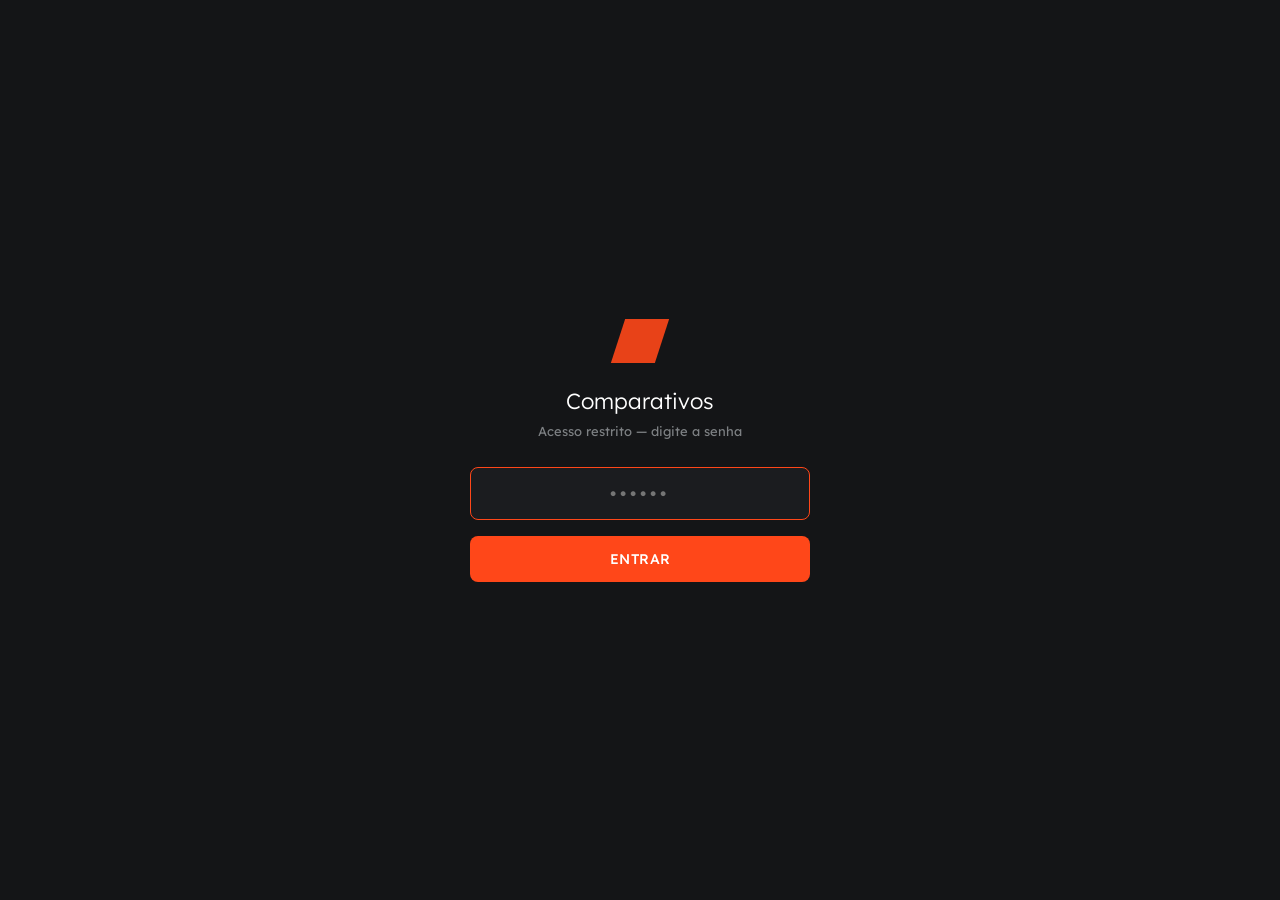
<file: index.html>
<!DOCTYPE html>
<html lang="pt-BR">
<head>
<meta charset="UTF-8">
<meta name="viewport" content="width=device-width, initial-scale=1.0">
<title>Comparativos — Qive</title>
<link href="https://fonts.googleapis.com/css2?family=Lexend:wght@200;300;400;500;700&display=swap" rel="stylesheet">
<link rel="stylesheet" href="assets/auth.css">
<script src="assets/auth.js" defer></script>

<style>
  * { margin:0; padding:0; box-sizing:border-box; }
  body { background:#141517; color:#E6E7EA; font-family:'Lexend', Arial, Helvetica, sans-serif; min-height:100vh; }
  .header { position:relative; padding:56px 40px 40px; overflow:hidden; border-bottom:1px solid #2C2D30; }
  .header-accent { position:absolute; top:0; right:0; height:100%; opacity:0.9; }
  .kicker { font-weight:500; font-size:13px; letter-spacing:2px; text-transform:uppercase; color:#FB653D; margin-bottom:12px; }
  h1 { font-weight:300; font-size:36px; color:#FFFFFF; position:relative; z-index:1; }
  .subtitle { font-weight:400; font-size:15px; color:#9A9DA1; margin-top:10px; max-width:520px; position:relative; z-index:1; }
  .back-link { display:inline-block; font-size:13px; color:#7D8083; text-decoration:none; margin-bottom:18px; }
  .back-link:hover { color:#FB653D; }
  .container { max-width:960px; margin:0 auto; padding:32px 40px 80px; }
  .list { border-top:1px solid #2C2D30; }
  .row { display:flex; align-items:center; gap:24px; padding:22px 8px; border-bottom:1px solid #2C2D30; text-decoration:none; color:inherit; transition:background 0.15s ease; }
  .row:hover { background:#1B1C1F; }
  .row-tail { flex-shrink:0; width:4px; height:36px; background:#FF4719; transform:skewX(-18deg); opacity:0.85; }
  .row-main { flex:1; min-width:0; }
  .row-name { font-weight:400; font-size:17px; color:#FFFFFF; margin-bottom:4px; }
  .row-meta { display:flex; gap:16px; font-size:13px; color:#7D8083; }
  .badge { flex-shrink:0; font-weight:500; font-size:12px; letter-spacing:0.5px; text-transform:uppercase; padding:6px 14px; border-radius:20px; background:#F3F4F8; color:#141517; white-space:nowrap; }
  .date { flex-shrink:0; font-weight:400; font-size:13px; color:#B2B4B6; width:90px; text-align:right; }
  .arrow { flex-shrink:0; color:#63666A; font-size:18px; }
  .empty-note { padding:40px 8px; color:#63666A; font-size:14px; font-style:italic; }
  @media (max-width:640px) {
    .header{padding:40px 20px 28px;} .container{padding:24px 20px 60px;} h1{font-size:28px;}
    .row{flex-wrap:wrap; gap:8px 16px;} .row-meta{flex-wrap:wrap;} .date{width:auto; text-align:left; order:3;}
  }
</style>
</head>
<body>

<div class="header">
  <svg class="header-accent" width="220" height="100%" viewBox="0 0 220 300" preserveAspectRatio="xMidYMid slice" xmlns="http://www.w3.org/2000/svg">
    <polygon points="120,0 190,0 100,300 30,300" fill="#FF4719" opacity="0.12"/>
    <polygon points="170,60 220,60 140,300 90,300" fill="#FF4719" opacity="0.08"/>
  </svg>
  <div class="kicker">Growth Marketing · Qive</div>
  <h1>Comparativos</h1>
  <p class="subtitle">Análises de resultados e testes A/B de campanhas.</p>
</div>

<div class="container">
  
  <div class="list">
    <a class="row" href="gtm-grt/index.html">
      <div class="row-tail"></div>
      <div class="row-main">
        <div class="row-name">GTM — Gestão da Reforma Tributária</div>
        <div class="row-meta"><span>2 comparativo(s)</span></div>
      </div>
      <span class="badge">Campanha</span>
      <span class="date">Jul 2026</span>
      <span class="arrow">→</span>
    </a>
  </div>
</div>

</body>
</html>
</file>
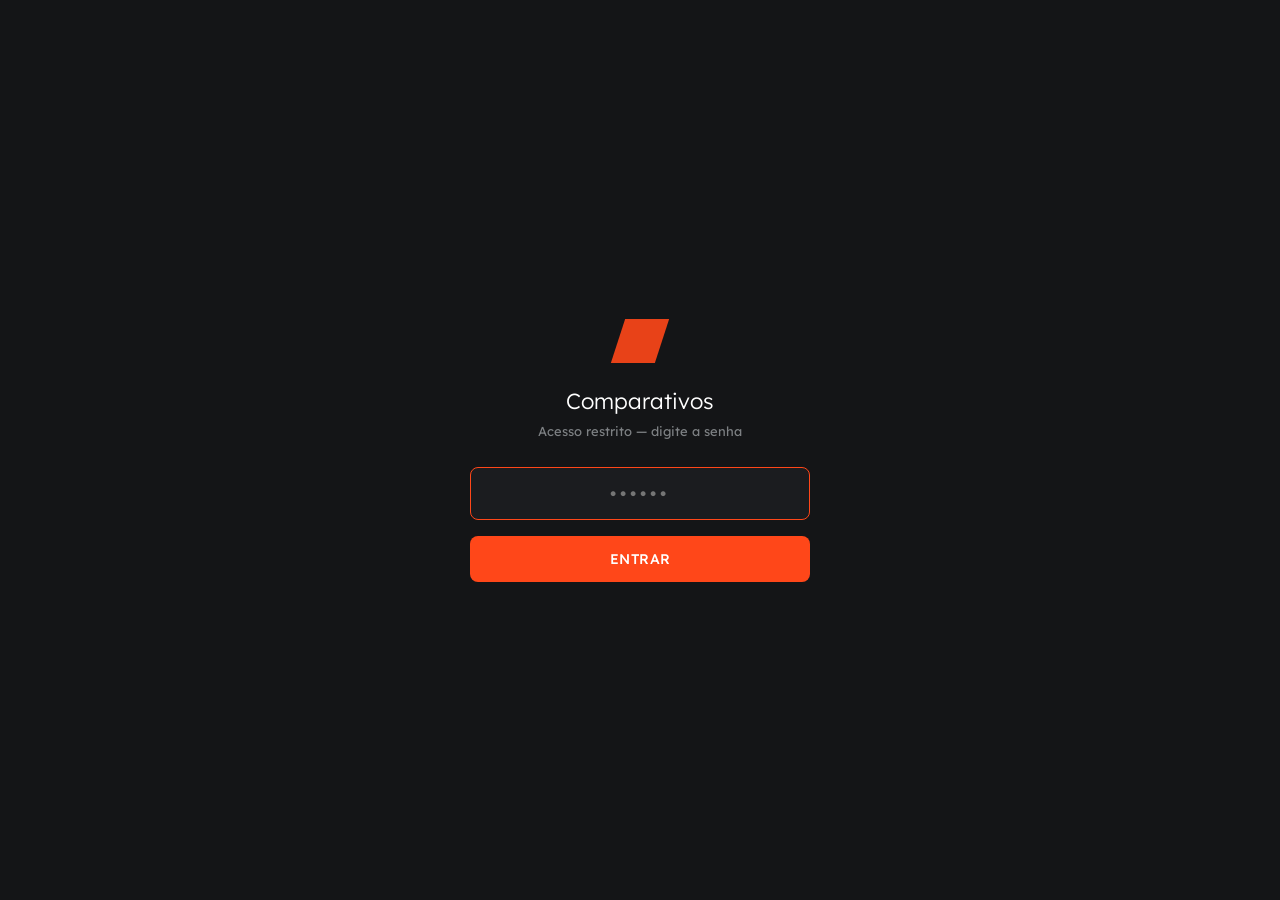
<file: gtm-grt/index.html>
<!DOCTYPE html>
<html lang="pt-BR">
<head>
<meta charset="UTF-8">
<meta name="viewport" content="width=device-width, initial-scale=1.0">
<title>GTM — Gestão da Reforma Tributária — Qive</title>
<link href="https://fonts.googleapis.com/css2?family=Lexend:wght@200;300;400;500;700&display=swap" rel="stylesheet">
<link rel="stylesheet" href="../assets/auth.css">
<script src="../assets/auth.js" defer></script>

<style>
  * { margin:0; padding:0; box-sizing:border-box; }
  body { background:#141517; color:#E6E7EA; font-family:'Lexend', Arial, Helvetica, sans-serif; min-height:100vh; }
  .header { position:relative; padding:56px 40px 40px; overflow:hidden; border-bottom:1px solid #2C2D30; }
  .header-accent { position:absolute; top:0; right:0; height:100%; opacity:0.9; }
  .kicker { font-weight:500; font-size:13px; letter-spacing:2px; text-transform:uppercase; color:#FB653D; margin-bottom:12px; }
  h1 { font-weight:300; font-size:36px; color:#FFFFFF; position:relative; z-index:1; }
  .subtitle { font-weight:400; font-size:15px; color:#9A9DA1; margin-top:10px; max-width:520px; position:relative; z-index:1; }
  .back-link { display:inline-block; font-size:13px; color:#7D8083; text-decoration:none; margin-bottom:18px; }
  .back-link:hover { color:#FB653D; }
  .container { max-width:960px; margin:0 auto; padding:32px 40px 80px; }
  .list { border-top:1px solid #2C2D30; }
  .row { display:flex; align-items:center; gap:24px; padding:22px 8px; border-bottom:1px solid #2C2D30; text-decoration:none; color:inherit; transition:background 0.15s ease; }
  .row:hover { background:#1B1C1F; }
  .row-tail { flex-shrink:0; width:4px; height:36px; background:#FF4719; transform:skewX(-18deg); opacity:0.85; }
  .row-main { flex:1; min-width:0; }
  .row-name { font-weight:400; font-size:17px; color:#FFFFFF; margin-bottom:4px; }
  .row-meta { display:flex; gap:16px; font-size:13px; color:#7D8083; }
  .badge { flex-shrink:0; font-weight:500; font-size:12px; letter-spacing:0.5px; text-transform:uppercase; padding:6px 14px; border-radius:20px; background:#F3F4F8; color:#141517; white-space:nowrap; }
  .date { flex-shrink:0; font-weight:400; font-size:13px; color:#B2B4B6; width:90px; text-align:right; }
  .arrow { flex-shrink:0; color:#63666A; font-size:18px; }
  .empty-note { padding:40px 8px; color:#63666A; font-size:14px; font-style:italic; }
  @media (max-width:640px) {
    .header{padding:40px 20px 28px;} .container{padding:24px 20px 60px;} h1{font-size:28px;}
    .row{flex-wrap:wrap; gap:8px 16px;} .row-meta{flex-wrap:wrap;} .date{width:auto; text-align:left; order:3;}
  }
</style>
</head>
<body>

<div class="header">
  <svg class="header-accent" width="220" height="100%" viewBox="0 0 220 300" preserveAspectRatio="xMidYMid slice" xmlns="http://www.w3.org/2000/svg">
    <polygon points="120,0 190,0 100,300 30,300" fill="#FF4719" opacity="0.12"/>
    <polygon points="170,60 220,60 140,300 90,300" fill="#FF4719" opacity="0.08"/>
  </svg>
  <div class="kicker">Growth Marketing · Qive</div>
  <h1>GTM — Gestão da Reforma Tributária</h1>
  <p class="subtitle">2 comparativo(s) desta campanha.</p>
</div>

<div class="container">
  <a class="back-link" href="../index.html">← Todas as campanhas</a>
  <div class="list">
    <a class="row" href="whatsapp-gtm-grt.html">
      <div class="row-tail"></div>
      <div class="row-main">
        <div class="row-name">WhatsApp GTM - GRT</div>
        <div class="row-meta"><span>Canal: WhatsApp</span></div>
      </div>
      <span class="badge">WhatsApp</span>
      <span class="date">Jul 2026</span>
      <span class="arrow">→</span>
    </a>
    <a class="row" href="e-mail.html">
      <div class="row-tail"></div>
      <div class="row-main">
        <div class="row-name">E-mail GTM - GRT</div>
        <div class="row-meta"><span>Canal: E-mail</span></div>
      </div>
      <span class="badge">E-mail</span>
      <span class="date">Jul 2026</span>
      <span class="arrow">→</span>
    </a>
  </div>
</div>

</body>
</html>
</file>
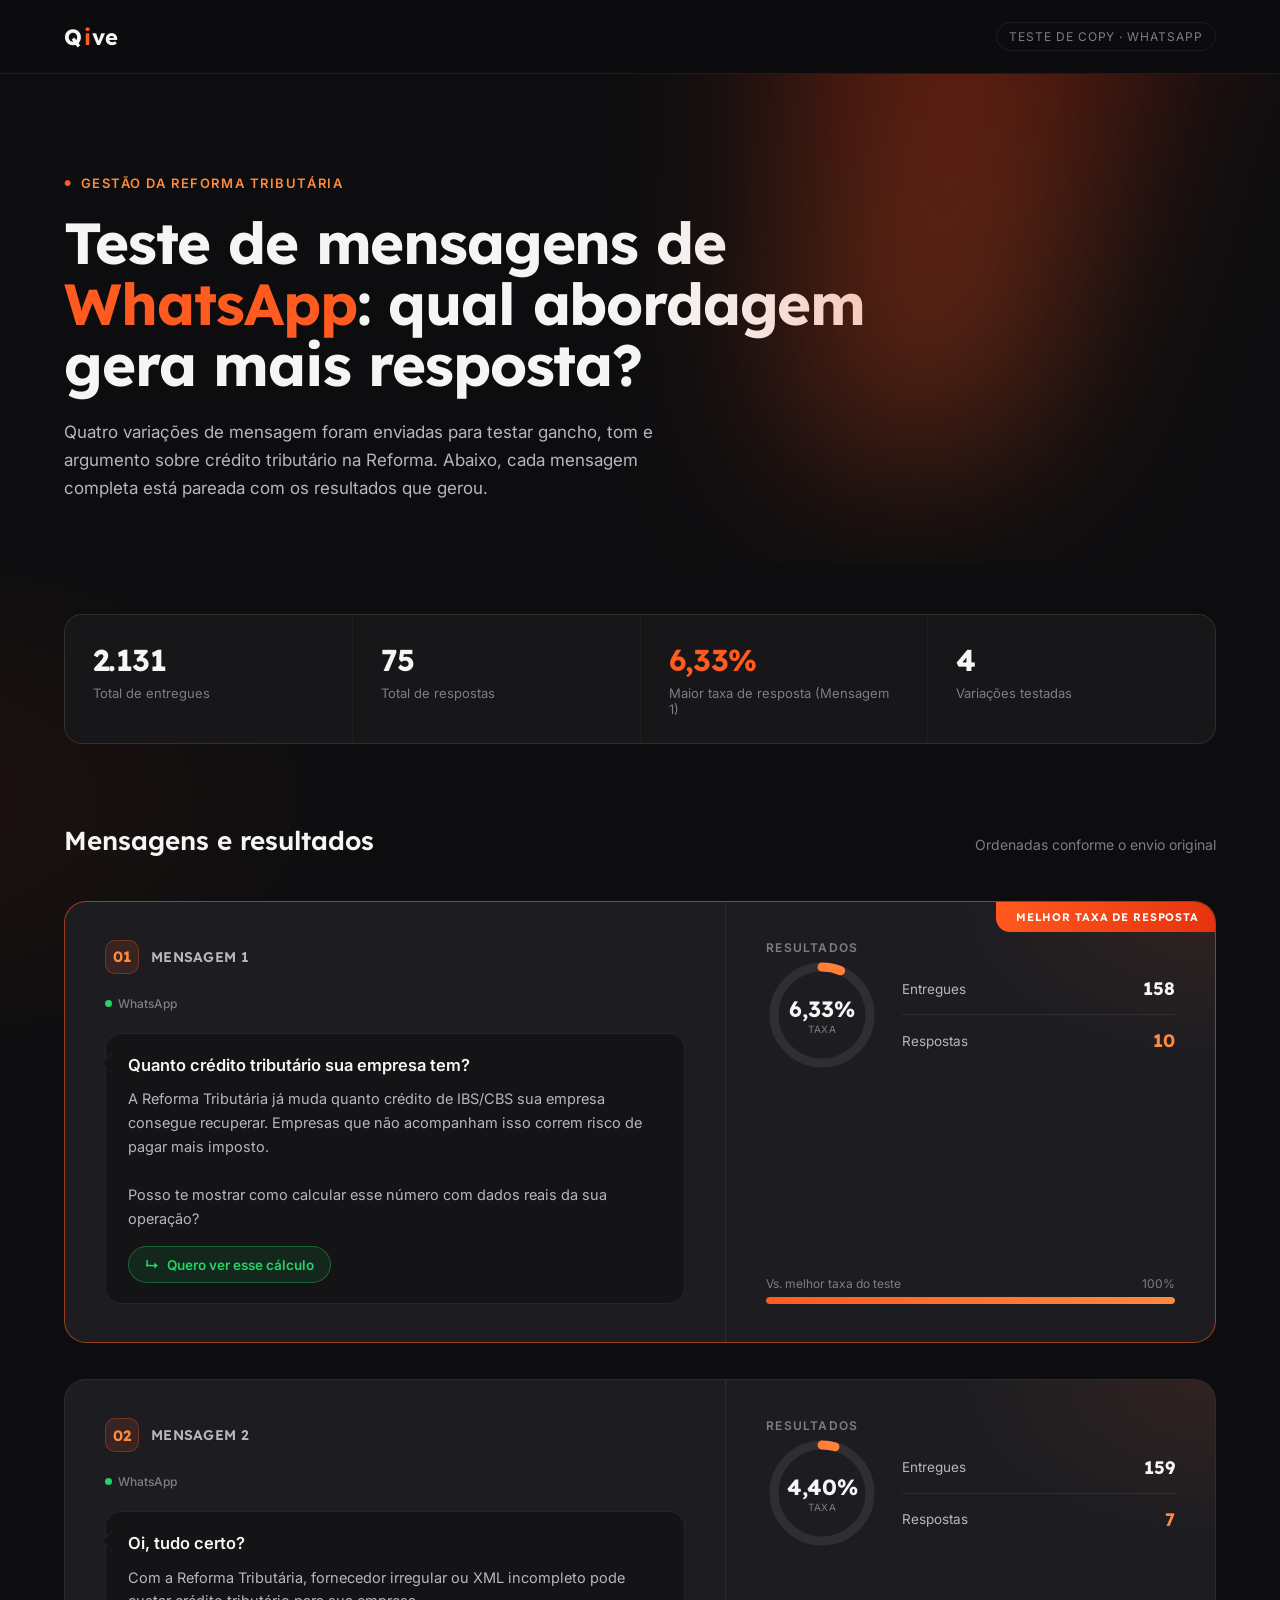
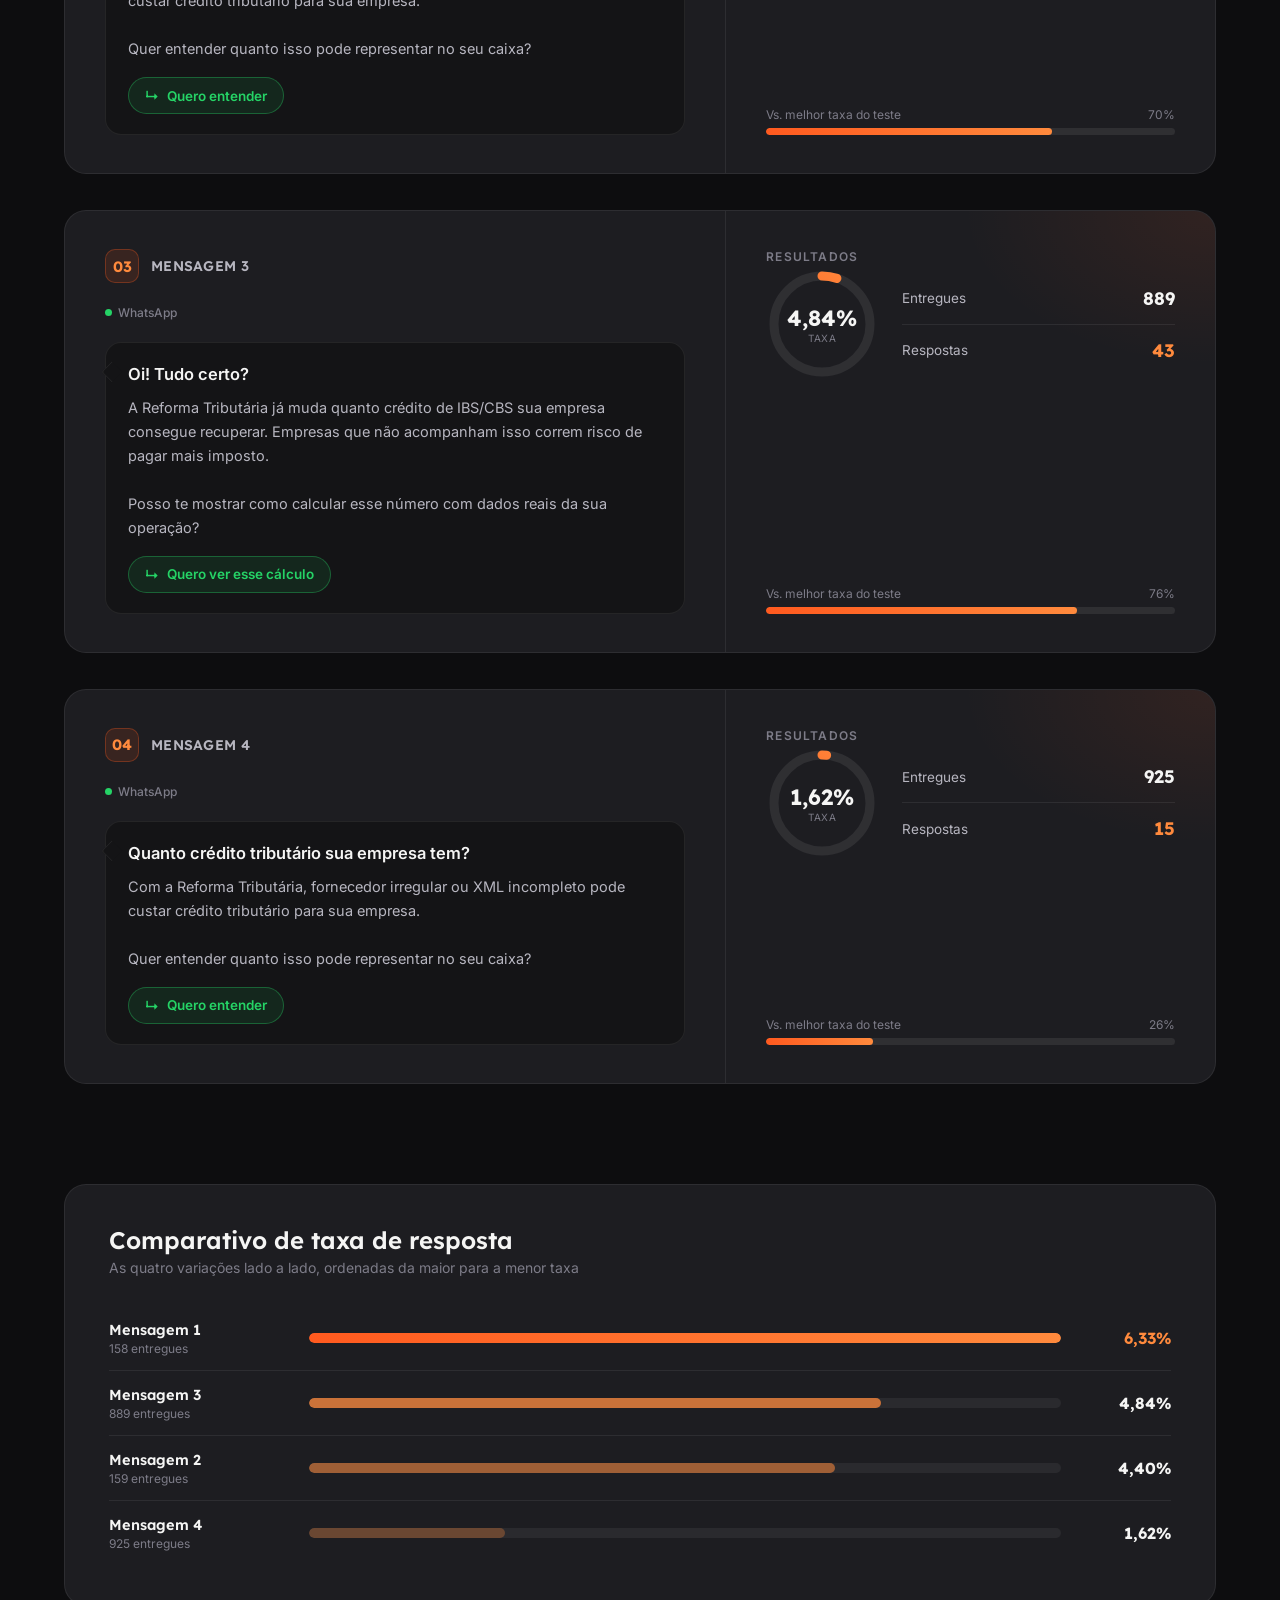
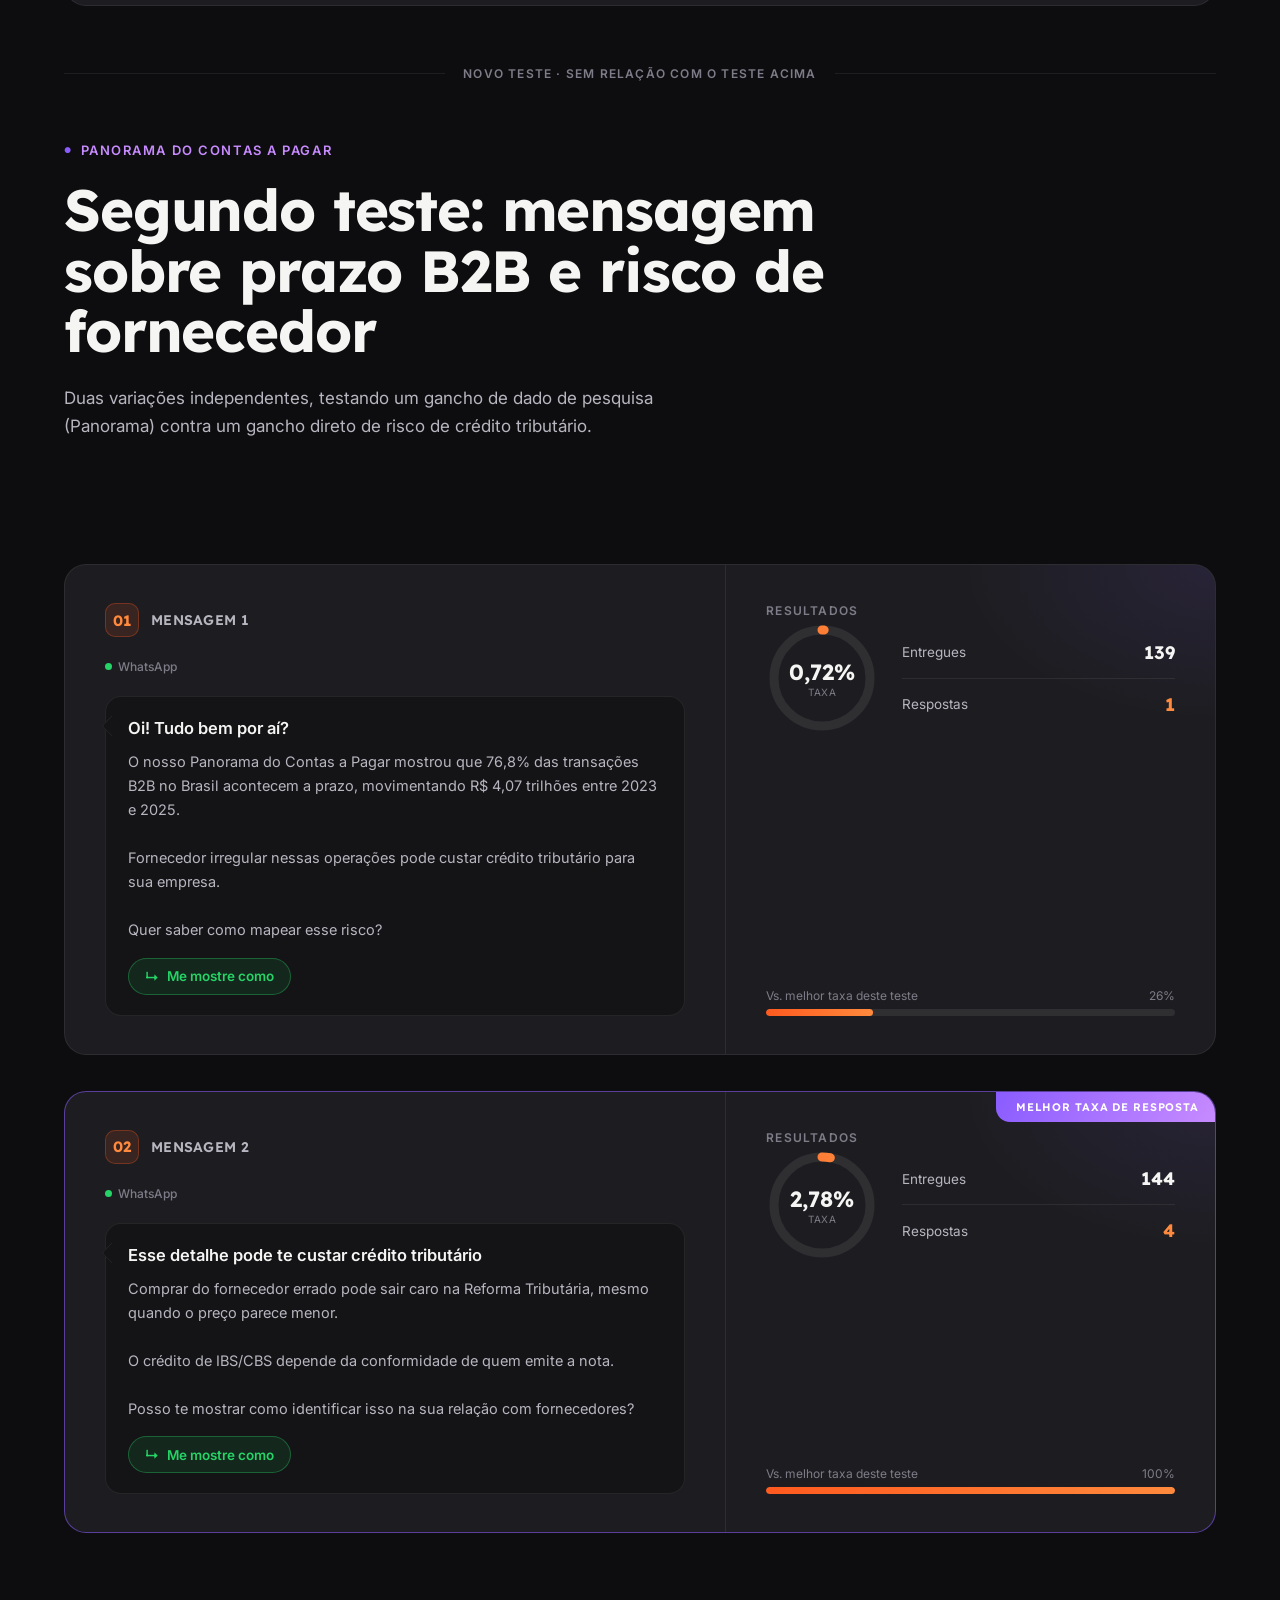
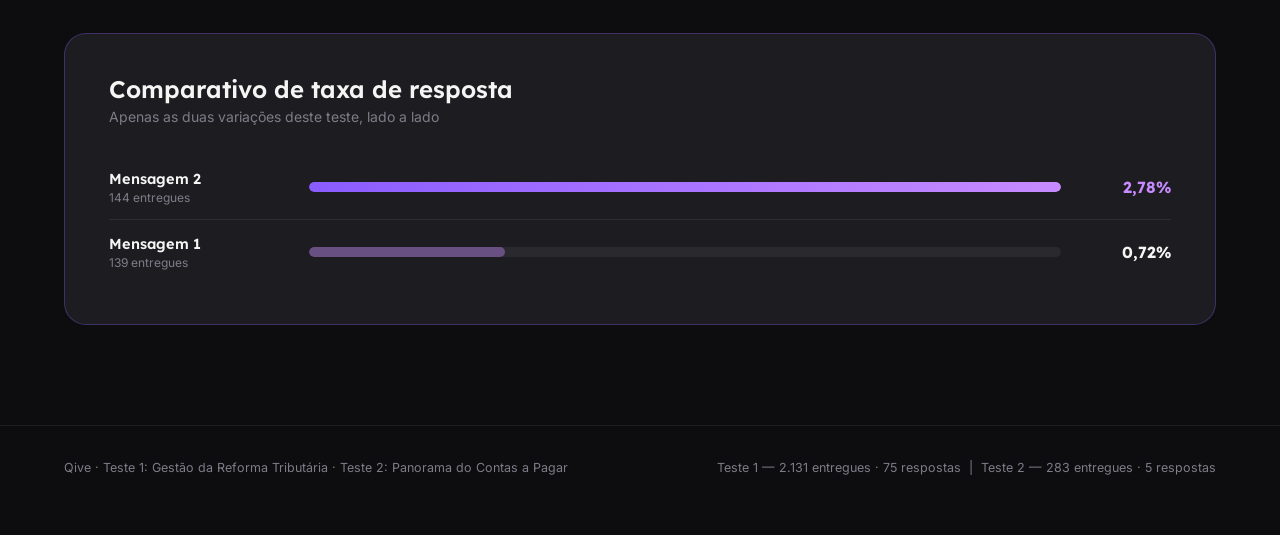
<file: whatsapp-gtm-grt.html>
<!DOCTYPE html>
<html lang="pt-BR">
<head>
<meta charset="UTF-8">
<meta name="viewport" content="width=device-width, initial-scale=1.0">
<title>Qive · Resultados de Mensagens — Gestão da Reforma Tributária</title>
<link rel="preconnect" href="https://fonts.googleapis.com">
<link rel="preconnect" href="https://fonts.gstatic.com" crossorigin>
<link href="https://fonts.googleapis.com/css2?family=Lexend:wght@300;400;500;600;700;800&family=Inter:wght@400;500;600;700&display=swap" rel="stylesheet">
<style>
  :root{
    --bg-0:#0d0d0f;
    --bg-1:#17171a;
    --card:#1d1d21;
    --card-line: rgba(255,255,255,0.07);
    --ink-0:#f5f5f4;
    --ink-1:#b7b6c0;
    --ink-2:#7d7c88;
    --orange-0:#ff5a1f;
    --orange-1:#ff8a3d;
    --red-1:#e6320f;
    --green:#3ddc84;
    --whatsapp:#25d366;
  }
  *{box-sizing:border-box;}
  html{scroll-behavior:smooth;}
  body{
    margin:0;
    background:
      radial-gradient(1100px 600px at 82% -8%, rgba(255,90,31,0.16), transparent 60%),
      radial-gradient(900px 500px at -10% 15%, rgba(255,90,31,0.08), transparent 55%),
      var(--bg-0);
    color:var(--ink-0);
    font-family:'Inter', sans-serif;
    -webkit-font-smoothing:antialiased;
  }
  h1,h2,h3,.display{
    font-family:'Lexend', sans-serif;
  }

  /* ===== top bar ===== */
  .topbar{
    display:flex; align-items:center; justify-content:space-between;
    padding:22px 5vw;
    border-bottom:1px solid var(--card-line);
    background:rgba(13,13,15,0.7);
    backdrop-filter:blur(10px);
    position:sticky; top:0; z-index:20;
  }
  .logo{display:flex; align-items:center; gap:2px; font-family:'Lexend'; font-weight:700; font-size:22px; letter-spacing:-0.02em;}
  .logo .q-dot{color:var(--orange-0);}
  .topbar-tag{
    font-size:12px; color:var(--ink-2); letter-spacing:0.08em; text-transform:uppercase;
    border:1px solid var(--card-line); padding:6px 12px; border-radius:100px;
  }

  /* ===== hero ===== */
  .hero{
    padding:96px 5vw 64px;
    position:relative;
    overflow:hidden;
  }
  .hero::before{
    content:"";
    position:absolute; top:-260px; right:-160px;
    width:640px; height:640px;
    background:conic-gradient(from 200deg, var(--orange-0), var(--red-1) 35%, transparent 60%);
    filter:blur(90px);
    opacity:0.35;
    pointer-events:none;
  }
  .eyebrow{
    display:inline-flex; align-items:center; gap:8px;
    font-size:13px; font-weight:600; color:var(--orange-1);
    text-transform:uppercase; letter-spacing:0.12em;
    margin-bottom:22px;
  }
  .eyebrow::before{content:"●"; font-size:8px; color:var(--orange-0);}
  .hero h1{
    font-size:clamp(34px, 5vw, 58px);
    font-weight:700;
    line-height:1.05;
    letter-spacing:-0.02em;
    max-width:820px;
    margin:0 0 22px;
  }
  .hero h1 em{color:var(--orange-0); font-style:normal;}
  .hero p{
    max-width:620px;
    color:var(--ink-1);
    font-size:17px;
    line-height:1.65;
    margin:0;
  }

  /* ===== summary strip ===== */
  .summary{
    display:grid;
    grid-template-columns:repeat(4,1fr);
    gap:1px;
    background:var(--card-line);
    border:1px solid var(--card-line);
    border-radius:18px;
    overflow:hidden;
    margin:48px 5vw 0;
  }
  .summary .cell{
    background:var(--bg-1);
    padding:26px 28px;
  }
  .summary .cell .num{
    font-family:'Lexend'; font-weight:700; font-size:30px; letter-spacing:-0.02em;
  }
  .summary .cell .num.accent{color:var(--orange-0);}
  .summary .cell .lbl{color:var(--ink-2); font-size:13px; margin-top:6px;}

  /* ===== cards section ===== */
  .cards{
    padding:80px 5vw 100px;
    display:flex; flex-direction:column; gap:36px;
  }
  .section-head{
    display:flex; align-items:baseline; justify-content:space-between;
    margin-bottom:8px; flex-wrap:wrap; gap:10px;
  }
  .section-head h2{font-size:26px; font-weight:600; margin:0;}
  .section-head span{color:var(--ink-2); font-size:14px;}

  .card{
    display:grid;
    grid-template-columns:1.15fr 0.85fr;
    background:var(--card);
    border:1px solid var(--card-line);
    border-radius:22px;
    overflow:hidden;
    position:relative;
  }
  .card.is-best{border-color:rgba(255,90,31,0.55);}
  .card.is-best::after{
    content:"MELHOR TAXA DE RESPOSTA";
    position:absolute; top:0; right:0;
    background:linear-gradient(120deg,var(--orange-0),var(--red-1));
    color:#fff; font-family:'Lexend'; font-weight:600; font-size:11px;
    letter-spacing:0.08em;
    padding:8px 16px 8px 20px;
    border-bottom-left-radius:14px;
  }

  .msg-side{
    padding:38px 40px;
    border-right:1px solid var(--card-line);
    display:flex; flex-direction:column; gap:22px;
  }
  .msg-number{
    display:flex; align-items:center; gap:12px;
  }
  .msg-number .idx{
    font-family:'Lexend'; font-weight:700; font-size:15px;
    width:34px; height:34px; border-radius:10px;
    display:flex; align-items:center; justify-content:center;
    background:rgba(255,90,31,0.12); color:var(--orange-1);
    border:1px solid rgba(255,90,31,0.3);
  }
  .msg-number .name{font-family:'Lexend'; font-weight:600; font-size:14px; color:var(--ink-1); letter-spacing:0.02em; text-transform:uppercase;}

  .bubble{
    background:#141416;
    border:1px solid var(--card-line);
    border-radius:16px;
    padding:20px 22px;
    position:relative;
  }
  .bubble::before{
    content:"";
    position:absolute; left:-1px; top:22px;
    width:14px; height:14px;
    background:#141416;
    border-left:1px solid var(--card-line);
    border-bottom:1px solid var(--card-line);
    transform:rotate(45deg) translateX(-1px);
    border-radius:0 0 0 3px;
  }
  .bubble .headline{
    font-weight:600; font-size:16.5px; line-height:1.4; margin:0 0 10px; color:var(--ink-0);
  }
  .bubble .body{
    font-size:14.5px; line-height:1.65; color:var(--ink-1); margin:0 0 16px; white-space:pre-line;
  }
  .cta-chip{
    display:inline-flex; align-items:center; gap:8px;
    background:rgba(37,211,102,0.1);
    border:1px solid rgba(37,211,102,0.35);
    color:var(--whatsapp);
    font-weight:600; font-size:13.5px;
    padding:9px 16px; border-radius:100px;
  }
  .cta-chip::before{content:"↳"; font-size:14px;}

  .channel-tag{
    display:inline-flex; align-items:center; gap:6px; width:fit-content;
    font-size:12px; color:var(--ink-2); font-weight:500;
  }
  .channel-tag .dot{width:7px; height:7px; border-radius:50%; background:var(--whatsapp);}

  /* ===== results side ===== */
  .results-side{
    padding:38px 40px;
    display:flex; flex-direction:column; justify-content:space-between; gap:24px;
    background:
      radial-gradient(360px 220px at 100% 0%, rgba(255,90,31,0.09), transparent 70%);
  }
  .results-title{font-size:12px; color:var(--ink-2); text-transform:uppercase; letter-spacing:0.1em; font-weight:600; margin:0 0 4px;}

  .gauge-row{
    display:flex; align-items:center; gap:24px;
  }
  .gauge{position:relative; width:112px; height:112px; flex-shrink:0;}
  .gauge svg{transform:rotate(-90deg);}
  .gauge .track{fill:none; stroke:rgba(255,255,255,0.08); stroke-width:9;}
  .gauge .fill{fill:none; stroke-width:9; stroke-linecap:round; stroke:url(#gaugeGradient); transition:stroke-dashoffset 1s ease;}
  .gauge .pct{
    position:absolute; inset:0; display:flex; align-items:center; justify-content:center;
    flex-direction:column;
  }
  .gauge .pct b{font-family:'Lexend'; font-weight:700; font-size:22px;}
  .gauge .pct span{font-size:10px; color:var(--ink-2); letter-spacing:0.04em;}

  .stat-list{display:flex; flex-direction:column; gap:14px; flex:1;}
  .stat-row{
    display:flex; align-items:center; justify-content:space-between;
    padding-bottom:14px; border-bottom:1px solid var(--card-line);
  }
  .stat-row:last-child{border-bottom:none; padding-bottom:0;}
  .stat-row .label{font-size:13.5px; color:var(--ink-1);}
  .stat-row .value{font-family:'Lexend'; font-weight:700; font-size:18px;}
  .stat-row .value.orange{color:var(--orange-1);}

  .rank-bar-wrap{margin-top:4px;}
  .rank-bar-wrap .rlabel{display:flex; justify-content:space-between; font-size:12px; color:var(--ink-2); margin-bottom:6px;}
  .rank-bar{height:7px; border-radius:100px; background:rgba(255,255,255,0.08); overflow:hidden;}
  .rank-bar > div{height:100%; border-radius:100px; background:linear-gradient(90deg,var(--orange-0),var(--orange-1));}

  /* ===== ranking / comparativo ===== */
  .compare{
    padding:0 5vw 100px;
  }
  .compare-card{
    background:var(--card);
    border:1px solid var(--card-line);
    border-radius:22px;
    padding:40px 44px;
  }
  .compare-card h2{font-size:24px; font-weight:600; margin:0 0 4px;}
  .compare-card .sub{color:var(--ink-2); font-size:14px; margin:0 0 30px;}
  .compare-row{
    display:grid;
    grid-template-columns:180px 1fr 90px;
    align-items:center;
    gap:20px;
    padding:14px 0;
    border-bottom:1px solid var(--card-line);
  }
  .compare-row:last-child{border-bottom:none;}
  .compare-row .name{font-family:'Lexend'; font-weight:600; font-size:14.5px; color:var(--ink-0);}
  .compare-row .name small{display:block; font-family:'Inter'; font-weight:400; color:var(--ink-2); font-size:12px; margin-top:2px;}
  .compare-row .track{height:10px; border-radius:100px; background:rgba(255,255,255,0.06); position:relative; overflow:hidden;}
  .compare-row .track > div{position:absolute; left:0; top:0; height:100%; border-radius:100px;}
  .compare-row .value{font-family:'Lexend'; font-weight:700; font-size:16px; text-align:right;}

  /* ===== footer note ===== */
  .foot{
    padding:34px 5vw 60px;
    color:var(--ink-2);
    font-size:12.5px;
    border-top:1px solid var(--card-line);
    display:flex; justify-content:space-between; flex-wrap:wrap; gap:10px;
  }

  /* ===== second, independent test ===== */
  .test-divider{
    display:flex; align-items:center; gap:18px;
    padding:0 5vw; margin:-40px 0 0;
  }
  .test-divider .line{flex:1; height:1px; background:var(--card-line);}
  .test-divider .divider-label{
    font-size:12px; color:var(--ink-2); text-transform:uppercase; letter-spacing:0.1em; font-weight:600;
    white-space:nowrap;
  }

  .hero-2{padding-top:56px; padding-bottom:44px;}
  .hero-2::before{display:none;}
  .h1-2{font-size:clamp(26px, 3.4vw, 36px);}
  .eyebrow-alt{color:#c78bff;}
  .eyebrow-alt::before{color:#8a5cff;}

  .idx-alt{
    background:rgba(138,92,255,0.12); color:#c78bff; border-color:rgba(138,92,255,0.3);
  }
  .fill-alt{stroke:url(#gaugeGradientAlt);}
  .rank-fill-alt{background:linear-gradient(90deg,#8a5cff,#c78bff);}

  .card.is-best-alt{border-color:rgba(138,92,255,0.55);}
  .card.is-best-alt::after{
    content:"MELHOR TAXA DE RESPOSTA";
    position:absolute; top:0; right:0;
    background:linear-gradient(120deg,#8a5cff,#c78bff);
    color:#fff; font-family:'Lexend'; font-weight:600; font-size:11px;
    letter-spacing:0.08em;
    padding:8px 16px 8px 20px;
    border-bottom-left-radius:14px;
  }
  .cards-2 .results-side{
    background:radial-gradient(360px 220px at 100% 0%, rgba(138,92,255,0.10), transparent 70%);
  }
  .compare-card-alt{border-color:rgba(138,92,255,0.3);}

  @media (max-width: 860px){
    .card{grid-template-columns:1fr;}
    .msg-side{border-right:none; border-bottom:1px solid var(--card-line);}
    .summary{grid-template-columns:repeat(2,1fr);}
    .compare-row{grid-template-columns:120px 1fr 70px; gap:12px;}
  }
</style>
</head>
<body>

  <div class="topbar">
    <div class="logo">Q<span class="q-dot">i</span>ve</div>
    <div class="topbar-tag">Teste de Copy · WhatsApp</div>
  </div>

  <section class="hero">
    <div class="eyebrow">Gestão da Reforma Tributária</div>
    <h1>Teste de mensagens de <em>WhatsApp</em>: qual abordagem gera mais resposta?</h1>
    <p>Quatro variações de mensagem foram enviadas para testar gancho, tom e argumento sobre crédito tributário na Reforma. Abaixo, cada mensagem completa está pareada com os resultados que gerou.</p>
  </section>

  <div class="summary">
    <div class="cell">
      <div class="num">2.131</div>
      <div class="lbl">Total de entregues</div>
    </div>
    <div class="cell">
      <div class="num">75</div>
      <div class="lbl">Total de respostas</div>
    </div>
    <div class="cell">
      <div class="num accent">6,33%</div>
      <div class="lbl">Maior taxa de resposta (Mensagem 1)</div>
    </div>
    <div class="cell">
      <div class="num">4</div>
      <div class="lbl">Variações testadas</div>
    </div>
  </div>

  <!-- gradient defs shared by all gauges -->
  <svg width="0" height="0" style="position:absolute">
    <defs>
      <linearGradient id="gaugeGradient" x1="0%" y1="0%" x2="100%" y2="100%">
        <stop offset="0%" stop-color="#ff5a1f"/>
        <stop offset="100%" stop-color="#ff8a3d"/>
      </linearGradient>
      <linearGradient id="gaugeGradientAlt" x1="0%" y1="0%" x2="100%" y2="100%">
        <stop offset="0%" stop-color="#8a5cff"/>
        <stop offset="100%" stop-color="#c78bff"/>
      </linearGradient>
    </defs>
  </svg>

  <section class="cards">

    <div class="section-head">
      <h2>Mensagens e resultados</h2>
      <span>Ordenadas conforme o envio original</span>
    </div>

    <!-- MENSAGEM 1 -->
    <div class="card is-best">
      <div class="msg-side">
        <div class="msg-number">
          <div class="idx">01</div>
          <div class="name">Mensagem 1</div>
        </div>
        <span class="channel-tag"><span class="dot"></span>WhatsApp</span>
        <div class="bubble">
          <p class="headline">Quanto crédito tributário sua empresa tem?</p>
          <p class="body">A Reforma Tributária já muda quanto crédito de IBS/CBS sua empresa consegue recuperar. Empresas que não acompanham isso correm risco de pagar mais imposto.

Posso te mostrar como calcular esse número com dados reais da sua operação?</p>
          <span class="cta-chip">Quero ver esse cálculo</span>
        </div>
      </div>
      <div class="results-side">
        <div>
          <p class="results-title">Resultados</p>
          <div class="gauge-row">
            <div class="gauge">
              <svg width="112" height="112" viewBox="0 0 112 112">
                <circle class="track" cx="56" cy="56" r="48"></circle>
                <circle class="fill" cx="56" cy="56" r="48" stroke-dasharray="301.6" stroke-dashoffset="282.5"></circle>
              </svg>
              <div class="pct"><b>6,33%</b><span>TAXA</span></div>
            </div>
            <div class="stat-list">
              <div class="stat-row"><span class="label">Entregues</span><span class="value">158</span></div>
              <div class="stat-row"><span class="label">Respostas</span><span class="value orange">10</span></div>
            </div>
          </div>
        </div>
        <div class="rank-bar-wrap">
          <div class="rlabel"><span>Vs. melhor taxa do teste</span><span>100%</span></div>
          <div class="rank-bar"><div style="width:100%"></div></div>
        </div>
      </div>
    </div>

    <!-- MENSAGEM 2 -->
    <div class="card">
      <div class="msg-side">
        <div class="msg-number">
          <div class="idx">02</div>
          <div class="name">Mensagem 2</div>
        </div>
        <span class="channel-tag"><span class="dot"></span>WhatsApp</span>
        <div class="bubble">
          <p class="headline">Oi, tudo certo?</p>
          <p class="body">Com a Reforma Tributária, fornecedor irregular ou XML incompleto pode custar crédito tributário para sua empresa.

Quer entender quanto isso pode representar no seu caixa?</p>
          <span class="cta-chip">Quero entender</span>
        </div>
      </div>
      <div class="results-side">
        <div>
          <p class="results-title">Resultados</p>
          <div class="gauge-row">
            <div class="gauge">
              <svg width="112" height="112" viewBox="0 0 112 112">
                <circle class="track" cx="56" cy="56" r="48"></circle>
                <circle class="fill" cx="56" cy="56" r="48" stroke-dasharray="301.6" stroke-dashoffset="288.4"></circle>
              </svg>
              <div class="pct"><b>4,40%</b><span>TAXA</span></div>
            </div>
            <div class="stat-list">
              <div class="stat-row"><span class="label">Entregues</span><span class="value">159</span></div>
              <div class="stat-row"><span class="label">Respostas</span><span class="value orange">7</span></div>
            </div>
          </div>
        </div>
        <div class="rank-bar-wrap">
          <div class="rlabel"><span>Vs. melhor taxa do teste</span><span>70%</span></div>
          <div class="rank-bar"><div style="width:70%"></div></div>
        </div>
      </div>
    </div>

    <!-- MENSAGEM 3 -->
    <div class="card">
      <div class="msg-side">
        <div class="msg-number">
          <div class="idx">03</div>
          <div class="name">Mensagem 3</div>
        </div>
        <span class="channel-tag"><span class="dot"></span>WhatsApp</span>
        <div class="bubble">
          <p class="headline">Oi! Tudo certo?</p>
          <p class="body">A Reforma Tributária já muda quanto crédito de IBS/CBS sua empresa consegue recuperar. Empresas que não acompanham isso correm risco de pagar mais imposto.

Posso te mostrar como calcular esse número com dados reais da sua operação?</p>
          <span class="cta-chip">Quero ver esse cálculo</span>
        </div>
      </div>
      <div class="results-side">
        <div>
          <p class="results-title">Resultados</p>
          <div class="gauge-row">
            <div class="gauge">
              <svg width="112" height="112" viewBox="0 0 112 112">
                <circle class="track" cx="56" cy="56" r="48"></circle>
                <circle class="fill" cx="56" cy="56" r="48" stroke-dasharray="301.6" stroke-dashoffset="286.4"></circle>
              </svg>
              <div class="pct"><b>4,84%</b><span>TAXA</span></div>
            </div>
            <div class="stat-list">
              <div class="stat-row"><span class="label">Entregues</span><span class="value">889</span></div>
              <div class="stat-row"><span class="label">Respostas</span><span class="value orange">43</span></div>
            </div>
          </div>
        </div>
        <div class="rank-bar-wrap">
          <div class="rlabel"><span>Vs. melhor taxa do teste</span><span>76%</span></div>
          <div class="rank-bar"><div style="width:76%"></div></div>
        </div>
      </div>
    </div>

    <!-- MENSAGEM 4 -->
    <div class="card">
      <div class="msg-side">
        <div class="msg-number">
          <div class="idx">04</div>
          <div class="name">Mensagem 4</div>
        </div>
        <span class="channel-tag"><span class="dot"></span>WhatsApp</span>
        <div class="bubble">
          <p class="headline">Quanto crédito tributário sua empresa tem?</p>
          <p class="body">Com a Reforma Tributária, fornecedor irregular ou XML incompleto pode custar crédito tributário para sua empresa.

Quer entender quanto isso pode representar no seu caixa?</p>
          <span class="cta-chip">Quero entender</span>
        </div>
      </div>
      <div class="results-side">
        <div>
          <p class="results-title">Resultados</p>
          <div class="gauge-row">
            <div class="gauge">
              <svg width="112" height="112" viewBox="0 0 112 112">
                <circle class="track" cx="56" cy="56" r="48"></circle>
                <circle class="fill" cx="56" cy="56" r="48" stroke-dasharray="301.6" stroke-dashoffset="296.9"></circle>
              </svg>
              <div class="pct"><b>1,62%</b><span>TAXA</span></div>
            </div>
            <div class="stat-list">
              <div class="stat-row"><span class="label">Entregues</span><span class="value">925</span></div>
              <div class="stat-row"><span class="label">Respostas</span><span class="value orange">15</span></div>
            </div>
          </div>
        </div>
        <div class="rank-bar-wrap">
          <div class="rlabel"><span>Vs. melhor taxa do teste</span><span>26%</span></div>
          <div class="rank-bar"><div style="width:26%"></div></div>
        </div>
      </div>
    </div>

  </section>

  <section class="compare">
    <div class="compare-card">
      <h2>Comparativo de taxa de resposta</h2>
      <p class="sub">As quatro variações lado a lado, ordenadas da maior para a menor taxa</p>

      <div class="compare-row">
        <div class="name">Mensagem 1 <small>158 entregues</small></div>
        <div class="track"><div style="width:100%; background:linear-gradient(90deg,#ff5a1f,#ff8a3d);"></div></div>
        <div class="value" style="color:var(--orange-1);">6,33%</div>
      </div>
      <div class="compare-row">
        <div class="name">Mensagem 3 <small>889 entregues</small></div>
        <div class="track"><div style="width:76%; background:rgba(255,138,61,0.75);"></div></div>
        <div class="value">4,84%</div>
      </div>
      <div class="compare-row">
        <div class="name">Mensagem 2 <small>159 entregues</small></div>
        <div class="track"><div style="width:70%; background:rgba(255,138,61,0.55);"></div></div>
        <div class="value">4,40%</div>
      </div>
      <div class="compare-row">
        <div class="name">Mensagem 4 <small>925 entregues</small></div>
        <div class="track"><div style="width:26%; background:rgba(255,138,61,0.3);"></div></div>
        <div class="value">1,62%</div>
      </div>
    </div>
  </section>

  <div class="test-divider">
    <span class="line"></span>
    <span class="divider-label">Novo teste · sem relação com o teste acima</span>
    <span class="line"></span>
  </div>

  <section class="hero hero-2">
    <div class="eyebrow eyebrow-alt">Panorama do Contas a Pagar</div>
    <h1 class="h1-2">Segundo teste: mensagem sobre prazo B2B e risco de fornecedor</h1>
    <p>Duas variações independentes, testando um gancho de dado de pesquisa (Panorama) contra um gancho direto de risco de crédito tributário.</p>
  </section>

  <section class="cards cards-2">

    <!-- MENSAGEM 1 (teste 2) -->
    <div class="card">
      <div class="msg-side">
        <div class="msg-number">
          <div class="idx idx-alt">01</div>
          <div class="name">Mensagem 1</div>
        </div>
        <span class="channel-tag"><span class="dot"></span>WhatsApp</span>
        <div class="bubble">
          <p class="headline">Oi! Tudo bem por aí?</p>
          <p class="body">O nosso Panorama do Contas a Pagar mostrou que 76,8% das transações B2B no Brasil acontecem a prazo, movimentando R$ 4,07 trilhões entre 2023 e 2025.

Fornecedor irregular nessas operações pode custar crédito tributário para sua empresa.

Quer saber como mapear esse risco?</p>
          <span class="cta-chip">Me mostre como</span>
        </div>
      </div>
      <div class="results-side">
        <div>
          <p class="results-title">Resultados</p>
          <div class="gauge-row">
            <div class="gauge">
              <svg width="112" height="112" viewBox="0 0 112 112">
                <circle class="track" cx="56" cy="56" r="48"></circle>
                <circle class="fill fill-alt" cx="56" cy="56" r="48" stroke-dasharray="301.6" stroke-dashoffset="299.4"></circle>
              </svg>
              <div class="pct"><b>0,72%</b><span>TAXA</span></div>
            </div>
            <div class="stat-list">
              <div class="stat-row"><span class="label">Entregues</span><span class="value">139</span></div>
              <div class="stat-row"><span class="label">Respostas</span><span class="value orange">1</span></div>
            </div>
          </div>
        </div>
        <div class="rank-bar-wrap">
          <div class="rlabel"><span>Vs. melhor taxa deste teste</span><span>26%</span></div>
          <div class="rank-bar"><div class="rank-fill-alt" style="width:26%"></div></div>
        </div>
      </div>
    </div>

    <!-- MENSAGEM 2 (teste 2) -->
    <div class="card is-best-alt">
      <div class="msg-side">
        <div class="msg-number">
          <div class="idx idx-alt">02</div>
          <div class="name">Mensagem 2</div>
        </div>
        <span class="channel-tag"><span class="dot"></span>WhatsApp</span>
        <div class="bubble">
          <p class="headline">Esse detalhe pode te custar crédito tributário</p>
          <p class="body">Comprar do fornecedor errado pode sair caro na Reforma Tributária, mesmo quando o preço parece menor.

O crédito de IBS/CBS depende da conformidade de quem emite a nota.

Posso te mostrar como identificar isso na sua relação com fornecedores?</p>
          <span class="cta-chip">Me mostre como</span>
        </div>
      </div>
      <div class="results-side">
        <div>
          <p class="results-title">Resultados</p>
          <div class="gauge-row">
            <div class="gauge">
              <svg width="112" height="112" viewBox="0 0 112 112">
                <circle class="track" cx="56" cy="56" r="48"></circle>
                <circle class="fill fill-alt" cx="56" cy="56" r="48" stroke-dasharray="301.6" stroke-dashoffset="293.2"></circle>
              </svg>
              <div class="pct"><b>2,78%</b><span>TAXA</span></div>
            </div>
            <div class="stat-list">
              <div class="stat-row"><span class="label">Entregues</span><span class="value">144</span></div>
              <div class="stat-row"><span class="label">Respostas</span><span class="value orange">4</span></div>
            </div>
          </div>
        </div>
        <div class="rank-bar-wrap">
          <div class="rlabel"><span>Vs. melhor taxa deste teste</span><span>100%</span></div>
          <div class="rank-bar"><div class="rank-fill-alt" style="width:100%"></div></div>
        </div>
      </div>
    </div>

  </section>

  <section class="compare compare-2">
    <div class="compare-card compare-card-alt">
      <h2>Comparativo de taxa de resposta</h2>
      <p class="sub">Apenas as duas variações deste teste, lado a lado</p>

      <div class="compare-row">
        <div class="name">Mensagem 2 <small>144 entregues</small></div>
        <div class="track"><div style="width:100%; background:linear-gradient(90deg,#8a5cff,#c78bff);"></div></div>
        <div class="value" style="color:#c78bff;">2,78%</div>
      </div>
      <div class="compare-row">
        <div class="name">Mensagem 1 <small>139 entregues</small></div>
        <div class="track"><div style="width:26%; background:rgba(199,139,255,0.4);"></div></div>
        <div class="value">0,72%</div>
      </div>
    </div>
  </section>

  <div class="foot">
    <span>Qive · Teste 1: Gestão da Reforma Tributária · Teste 2: Panorama do Contas a Pagar</span>
    <span>Teste 1 — 2.131 entregues · 75 respostas &nbsp;|&nbsp; Teste 2 — 283 entregues · 5 respostas</span>
  </div>

</body>
</html>
</file>
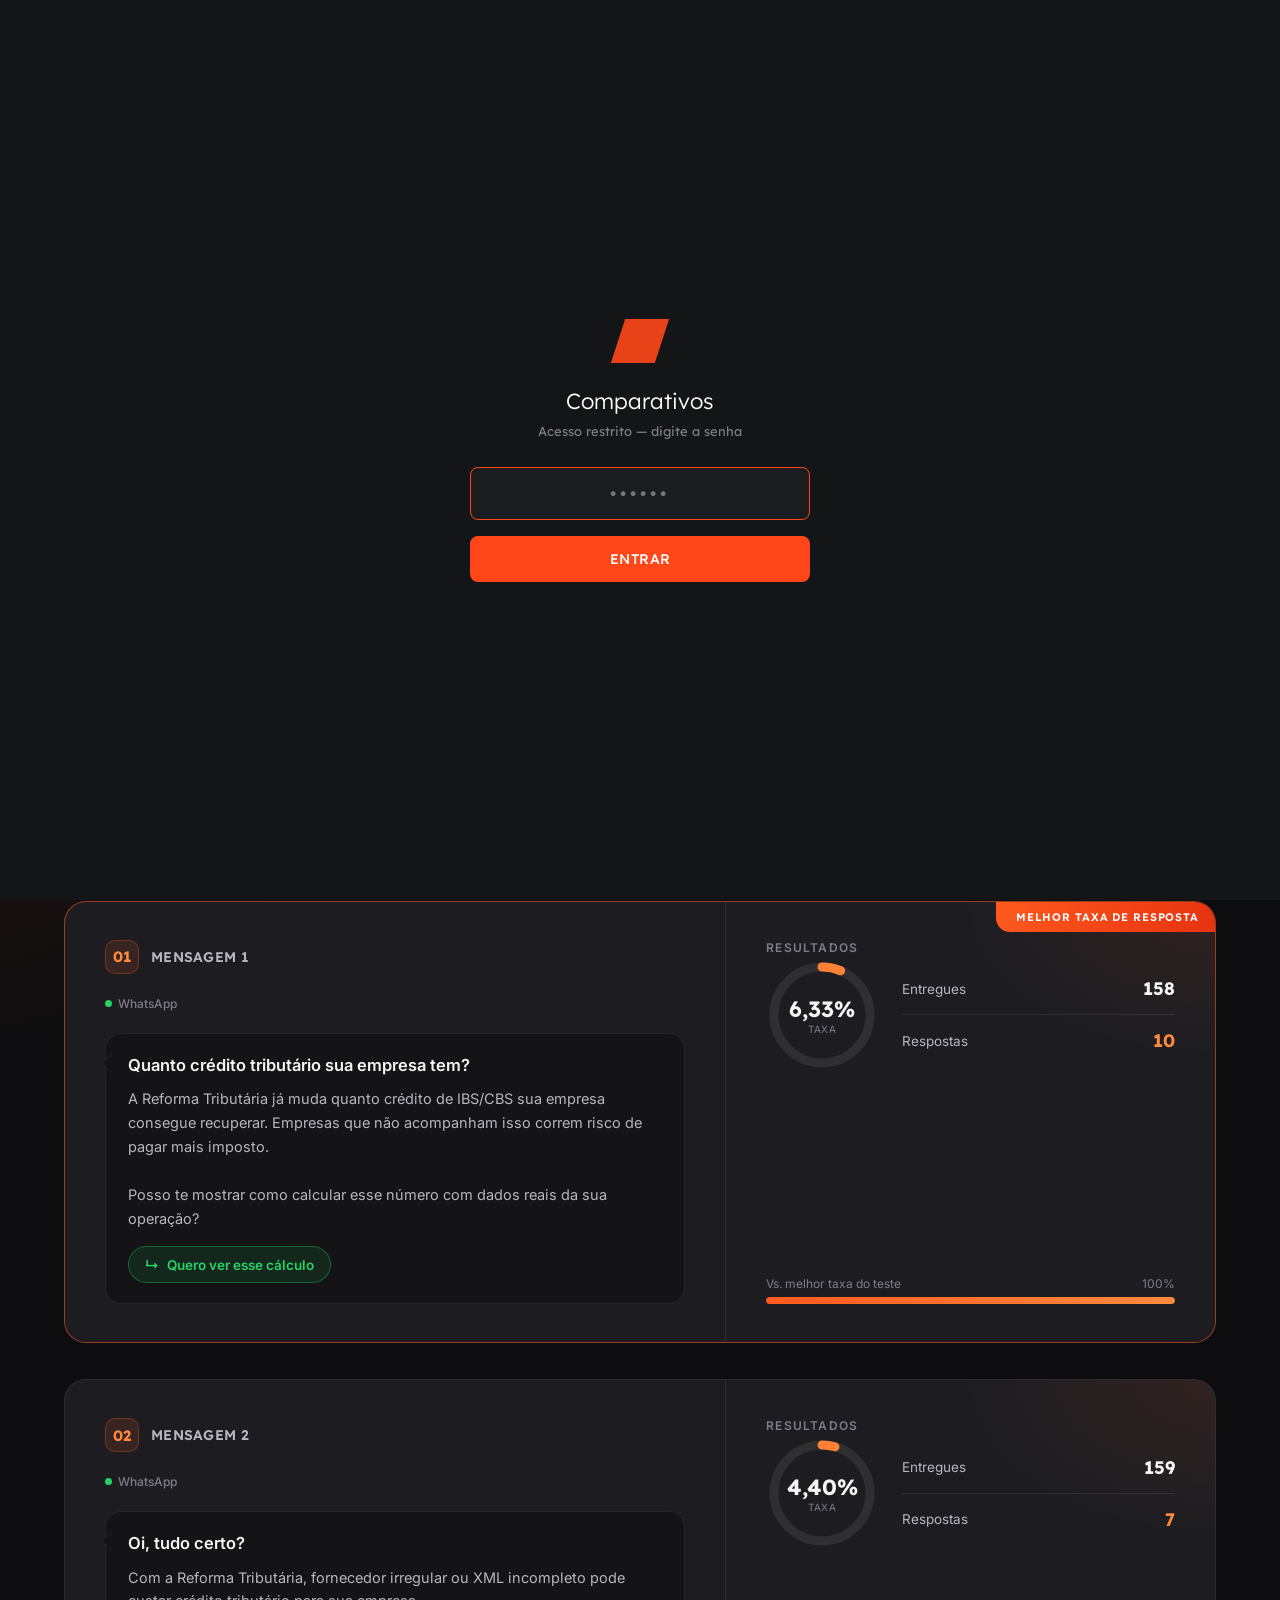
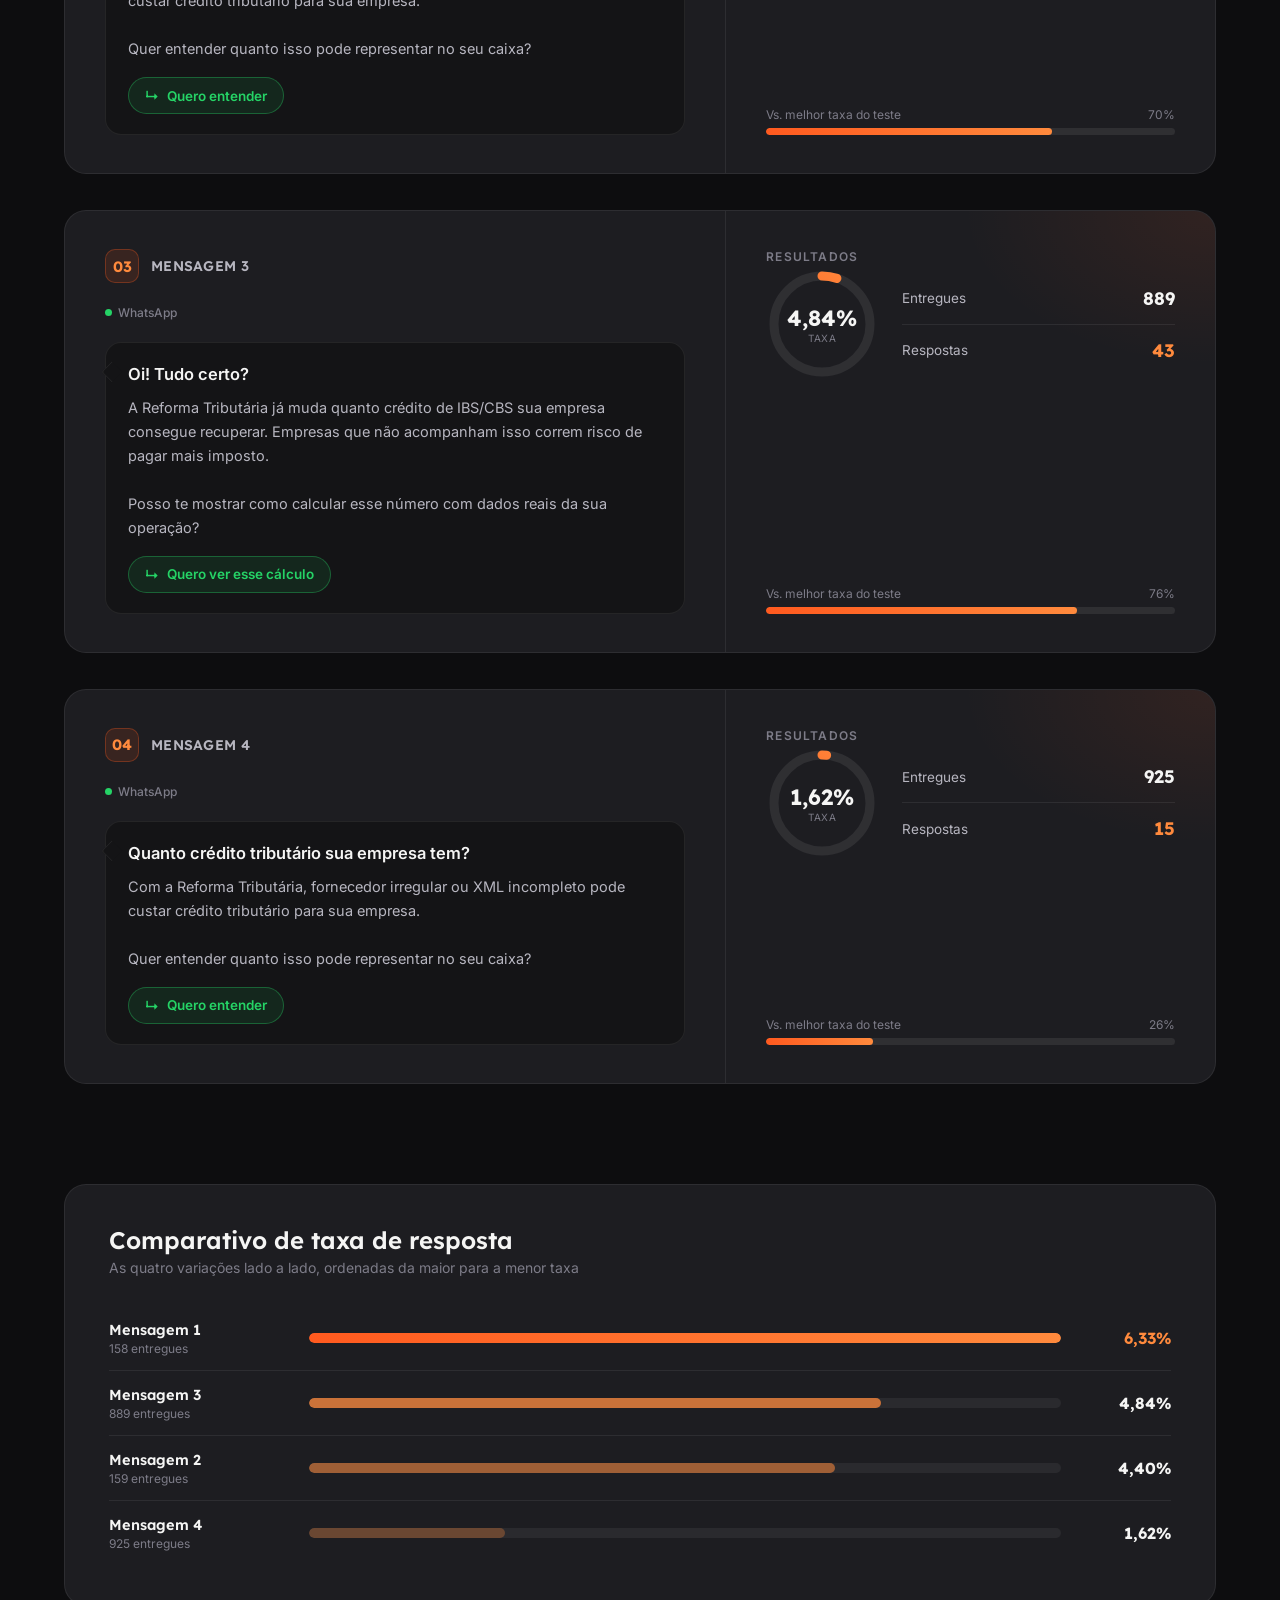
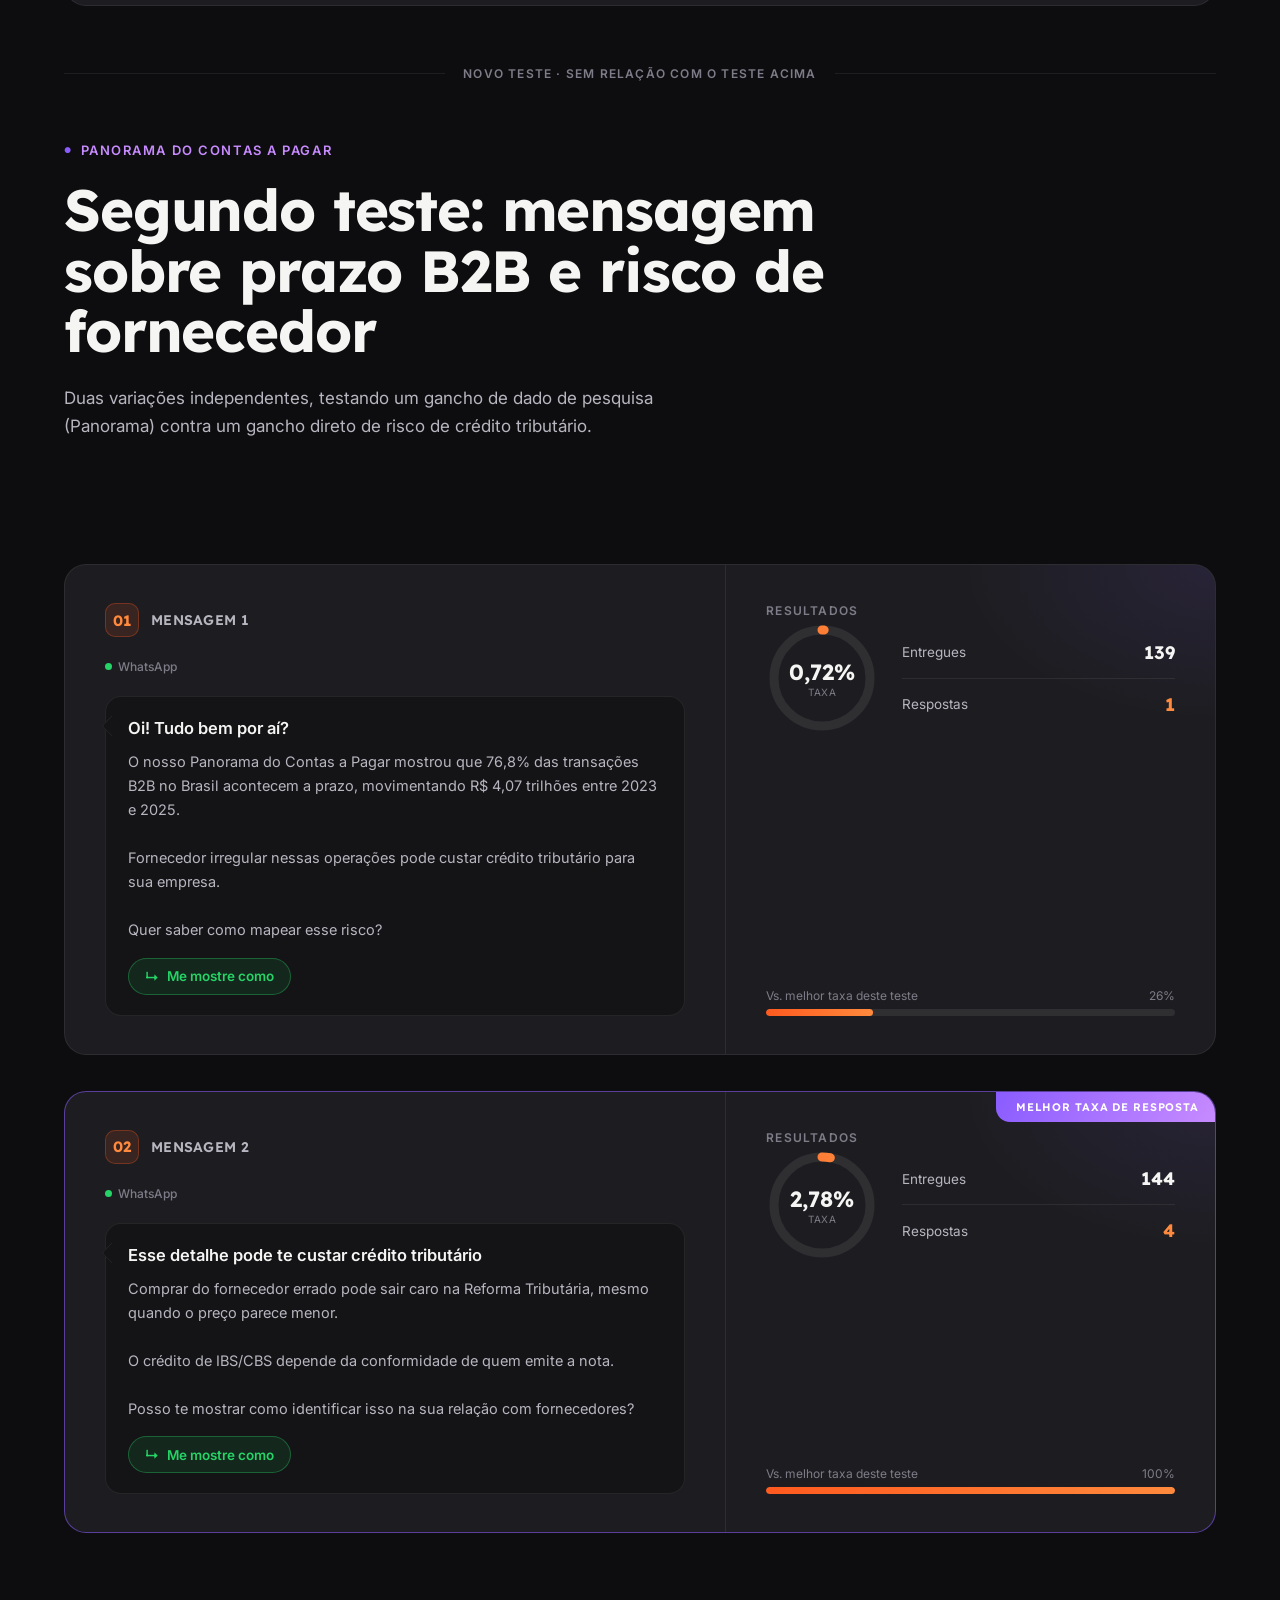
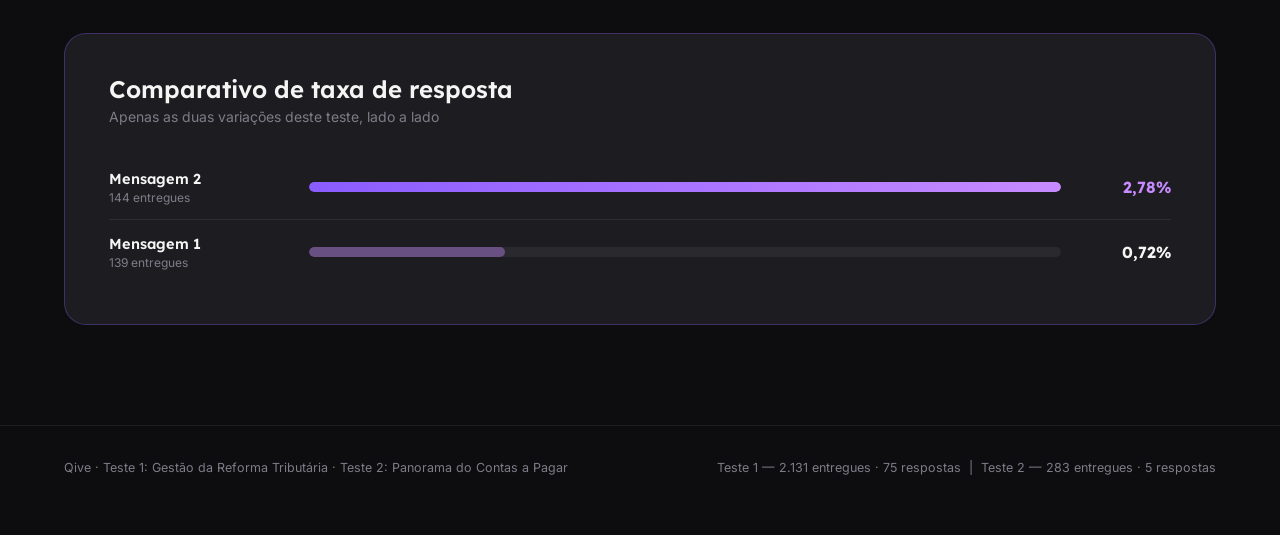
<file: gtm-grt/whatsapp-1.html>
<!DOCTYPE html>
<html lang="pt-BR">
<head>
  <link rel="stylesheet" href="../assets/auth.css">
<script src="../assets/auth.js" defer></script>
<meta charset="UTF-8">
<meta name="viewport" content="width=device-width, initial-scale=1.0">
<title>Qive · Resultados de Mensagens — Gestão da Reforma Tributária</title>
<link rel="preconnect" href="https://fonts.googleapis.com">
<link rel="preconnect" href="https://fonts.gstatic.com" crossorigin>
<link href="https://fonts.googleapis.com/css2?family=Lexend:wght@300;400;500;600;700;800&family=Inter:wght@400;500;600;700&display=swap" rel="stylesheet">
<style>
  :root{
    --bg-0:#0d0d0f;
    --bg-1:#17171a;
    --card:#1d1d21;
    --card-line: rgba(255,255,255,0.07);
    --ink-0:#f5f5f4;
    --ink-1:#b7b6c0;
    --ink-2:#7d7c88;
    --orange-0:#ff5a1f;
    --orange-1:#ff8a3d;
    --red-1:#e6320f;
    --green:#3ddc84;
    --whatsapp:#25d366;
  }
  *{box-sizing:border-box;}
  html{scroll-behavior:smooth;}
  body{
    margin:0;
    background:
      radial-gradient(1100px 600px at 82% -8%, rgba(255,90,31,0.16), transparent 60%),
      radial-gradient(900px 500px at -10% 15%, rgba(255,90,31,0.08), transparent 55%),
      var(--bg-0);
    color:var(--ink-0);
    font-family:'Inter', sans-serif;
    -webkit-font-smoothing:antialiased;
  }
  h1,h2,h3,.display{
    font-family:'Lexend', sans-serif;
  }

  /* ===== top bar ===== */
  .topbar{
    display:flex; align-items:center; justify-content:space-between;
    padding:22px 5vw;
    border-bottom:1px solid var(--card-line);
    background:rgba(13,13,15,0.7);
    backdrop-filter:blur(10px);
    position:sticky; top:0; z-index:20;
  }
  .logo{display:flex; align-items:center; gap:2px; font-family:'Lexend'; font-weight:700; font-size:22px; letter-spacing:-0.02em;}
  .logo .q-dot{color:var(--orange-0);}
  .topbar-tag{
    font-size:12px; color:var(--ink-2); letter-spacing:0.08em; text-transform:uppercase;
    border:1px solid var(--card-line); padding:6px 12px; border-radius:100px;
  }

  /* ===== hero ===== */
  .hero{
    padding:96px 5vw 64px;
    position:relative;
    overflow:hidden;
  }
  .hero::before{
    content:"";
    position:absolute; top:-260px; right:-160px;
    width:640px; height:640px;
    background:conic-gradient(from 200deg, var(--orange-0), var(--red-1) 35%, transparent 60%);
    filter:blur(90px);
    opacity:0.35;
    pointer-events:none;
  }
  .eyebrow{
    display:inline-flex; align-items:center; gap:8px;
    font-size:13px; font-weight:600; color:var(--orange-1);
    text-transform:uppercase; letter-spacing:0.12em;
    margin-bottom:22px;
  }
  .eyebrow::before{content:"●"; font-size:8px; color:var(--orange-0);}
  .hero h1{
    font-size:clamp(34px, 5vw, 58px);
    font-weight:700;
    line-height:1.05;
    letter-spacing:-0.02em;
    max-width:820px;
    margin:0 0 22px;
  }
  .hero h1 em{color:var(--orange-0); font-style:normal;}
  .hero p{
    max-width:620px;
    color:var(--ink-1);
    font-size:17px;
    line-height:1.65;
    margin:0;
  }

  /* ===== summary strip ===== */
  .summary{
    display:grid;
    grid-template-columns:repeat(4,1fr);
    gap:1px;
    background:var(--card-line);
    border:1px solid var(--card-line);
    border-radius:18px;
    overflow:hidden;
    margin:48px 5vw 0;
  }
  .summary .cell{
    background:var(--bg-1);
    padding:26px 28px;
  }
  .summary .cell .num{
    font-family:'Lexend'; font-weight:700; font-size:30px; letter-spacing:-0.02em;
  }
  .summary .cell .num.accent{color:var(--orange-0);}
  .summary .cell .lbl{color:var(--ink-2); font-size:13px; margin-top:6px;}

  /* ===== cards section ===== */
  .cards{
    padding:80px 5vw 100px;
    display:flex; flex-direction:column; gap:36px;
  }
  .section-head{
    display:flex; align-items:baseline; justify-content:space-between;
    margin-bottom:8px; flex-wrap:wrap; gap:10px;
  }
  .section-head h2{font-size:26px; font-weight:600; margin:0;}
  .section-head span{color:var(--ink-2); font-size:14px;}

  .card{
    display:grid;
    grid-template-columns:1.15fr 0.85fr;
    background:var(--card);
    border:1px solid var(--card-line);
    border-radius:22px;
    overflow:hidden;
    position:relative;
  }
  .card.is-best{border-color:rgba(255,90,31,0.55);}
  .card.is-best::after{
    content:"MELHOR TAXA DE RESPOSTA";
    position:absolute; top:0; right:0;
    background:linear-gradient(120deg,var(--orange-0),var(--red-1));
    color:#fff; font-family:'Lexend'; font-weight:600; font-size:11px;
    letter-spacing:0.08em;
    padding:8px 16px 8px 20px;
    border-bottom-left-radius:14px;
  }

  .msg-side{
    padding:38px 40px;
    border-right:1px solid var(--card-line);
    display:flex; flex-direction:column; gap:22px;
  }
  .msg-number{
    display:flex; align-items:center; gap:12px;
  }
  .msg-number .idx{
    font-family:'Lexend'; font-weight:700; font-size:15px;
    width:34px; height:34px; border-radius:10px;
    display:flex; align-items:center; justify-content:center;
    background:rgba(255,90,31,0.12); color:var(--orange-1);
    border:1px solid rgba(255,90,31,0.3);
  }
  .msg-number .name{font-family:'Lexend'; font-weight:600; font-size:14px; color:var(--ink-1); letter-spacing:0.02em; text-transform:uppercase;}

  .bubble{
    background:#141416;
    border:1px solid var(--card-line);
    border-radius:16px;
    padding:20px 22px;
    position:relative;
  }
  .bubble::before{
    content:"";
    position:absolute; left:-1px; top:22px;
    width:14px; height:14px;
    background:#141416;
    border-left:1px solid var(--card-line);
    border-bottom:1px solid var(--card-line);
    transform:rotate(45deg) translateX(-1px);
    border-radius:0 0 0 3px;
  }
  .bubble .headline{
    font-weight:600; font-size:16.5px; line-height:1.4; margin:0 0 10px; color:var(--ink-0);
  }
  .bubble .body{
    font-size:14.5px; line-height:1.65; color:var(--ink-1); margin:0 0 16px; white-space:pre-line;
  }
  .cta-chip{
    display:inline-flex; align-items:center; gap:8px;
    background:rgba(37,211,102,0.1);
    border:1px solid rgba(37,211,102,0.35);
    color:var(--whatsapp);
    font-weight:600; font-size:13.5px;
    padding:9px 16px; border-radius:100px;
  }
  .cta-chip::before{content:"↳"; font-size:14px;}

  .channel-tag{
    display:inline-flex; align-items:center; gap:6px; width:fit-content;
    font-size:12px; color:var(--ink-2); font-weight:500;
  }
  .channel-tag .dot{width:7px; height:7px; border-radius:50%; background:var(--whatsapp);}

  /* ===== results side ===== */
  .results-side{
    padding:38px 40px;
    display:flex; flex-direction:column; justify-content:space-between; gap:24px;
    background:
      radial-gradient(360px 220px at 100% 0%, rgba(255,90,31,0.09), transparent 70%);
  }
  .results-title{font-size:12px; color:var(--ink-2); text-transform:uppercase; letter-spacing:0.1em; font-weight:600; margin:0 0 4px;}

  .gauge-row{
    display:flex; align-items:center; gap:24px;
  }
  .gauge{position:relative; width:112px; height:112px; flex-shrink:0;}
  .gauge svg{transform:rotate(-90deg);}
  .gauge .track{fill:none; stroke:rgba(255,255,255,0.08); stroke-width:9;}
  .gauge .fill{fill:none; stroke-width:9; stroke-linecap:round; stroke:url(#gaugeGradient); transition:stroke-dashoffset 1s ease;}
  .gauge .pct{
    position:absolute; inset:0; display:flex; align-items:center; justify-content:center;
    flex-direction:column;
  }
  .gauge .pct b{font-family:'Lexend'; font-weight:700; font-size:22px;}
  .gauge .pct span{font-size:10px; color:var(--ink-2); letter-spacing:0.04em;}

  .stat-list{display:flex; flex-direction:column; gap:14px; flex:1;}
  .stat-row{
    display:flex; align-items:center; justify-content:space-between;
    padding-bottom:14px; border-bottom:1px solid var(--card-line);
  }
  .stat-row:last-child{border-bottom:none; padding-bottom:0;}
  .stat-row .label{font-size:13.5px; color:var(--ink-1);}
  .stat-row .value{font-family:'Lexend'; font-weight:700; font-size:18px;}
  .stat-row .value.orange{color:var(--orange-1);}

  .rank-bar-wrap{margin-top:4px;}
  .rank-bar-wrap .rlabel{display:flex; justify-content:space-between; font-size:12px; color:var(--ink-2); margin-bottom:6px;}
  .rank-bar{height:7px; border-radius:100px; background:rgba(255,255,255,0.08); overflow:hidden;}
  .rank-bar > div{height:100%; border-radius:100px; background:linear-gradient(90deg,var(--orange-0),var(--orange-1));}

  /* ===== ranking / comparativo ===== */
  .compare{
    padding:0 5vw 100px;
  }
  .compare-card{
    background:var(--card);
    border:1px solid var(--card-line);
    border-radius:22px;
    padding:40px 44px;
  }
  .compare-card h2{font-size:24px; font-weight:600; margin:0 0 4px;}
  .compare-card .sub{color:var(--ink-2); font-size:14px; margin:0 0 30px;}
  .compare-row{
    display:grid;
    grid-template-columns:180px 1fr 90px;
    align-items:center;
    gap:20px;
    padding:14px 0;
    border-bottom:1px solid var(--card-line);
  }
  .compare-row:last-child{border-bottom:none;}
  .compare-row .name{font-family:'Lexend'; font-weight:600; font-size:14.5px; color:var(--ink-0);}
  .compare-row .name small{display:block; font-family:'Inter'; font-weight:400; color:var(--ink-2); font-size:12px; margin-top:2px;}
  .compare-row .track{height:10px; border-radius:100px; background:rgba(255,255,255,0.06); position:relative; overflow:hidden;}
  .compare-row .track > div{position:absolute; left:0; top:0; height:100%; border-radius:100px;}
  .compare-row .value{font-family:'Lexend'; font-weight:700; font-size:16px; text-align:right;}

  /* ===== footer note ===== */
  .foot{
    padding:34px 5vw 60px;
    color:var(--ink-2);
    font-size:12.5px;
    border-top:1px solid var(--card-line);
    display:flex; justify-content:space-between; flex-wrap:wrap; gap:10px;
  }

  /* ===== second, independent test ===== */
  .test-divider{
    display:flex; align-items:center; gap:18px;
    padding:0 5vw; margin:-40px 0 0;
  }
  .test-divider .line{flex:1; height:1px; background:var(--card-line);}
  .test-divider .divider-label{
    font-size:12px; color:var(--ink-2); text-transform:uppercase; letter-spacing:0.1em; font-weight:600;
    white-space:nowrap;
  }

  .hero-2{padding-top:56px; padding-bottom:44px;}
  .hero-2::before{display:none;}
  .h1-2{font-size:clamp(26px, 3.4vw, 36px);}
  .eyebrow-alt{color:#c78bff;}
  .eyebrow-alt::before{color:#8a5cff;}

  .idx-alt{
    background:rgba(138,92,255,0.12); color:#c78bff; border-color:rgba(138,92,255,0.3);
  }
  .fill-alt{stroke:url(#gaugeGradientAlt);}
  .rank-fill-alt{background:linear-gradient(90deg,#8a5cff,#c78bff);}

  .card.is-best-alt{border-color:rgba(138,92,255,0.55);}
  .card.is-best-alt::after{
    content:"MELHOR TAXA DE RESPOSTA";
    position:absolute; top:0; right:0;
    background:linear-gradient(120deg,#8a5cff,#c78bff);
    color:#fff; font-family:'Lexend'; font-weight:600; font-size:11px;
    letter-spacing:0.08em;
    padding:8px 16px 8px 20px;
    border-bottom-left-radius:14px;
  }
  .cards-2 .results-side{
    background:radial-gradient(360px 220px at 100% 0%, rgba(138,92,255,0.10), transparent 70%);
  }
  .compare-card-alt{border-color:rgba(138,92,255,0.3);}

  @media (max-width: 860px){
    .card{grid-template-columns:1fr;}
    .msg-side{border-right:none; border-bottom:1px solid var(--card-line);}
    .summary{grid-template-columns:repeat(2,1fr);}
    .compare-row{grid-template-columns:120px 1fr 70px; gap:12px;}
  }
</style>
</head>
<body>

  <div class="topbar">
    <div class="logo">Q<span class="q-dot">i</span>ve</div>
    <div class="topbar-tag">Teste de Copy · WhatsApp</div>
  </div>

  <section class="hero">
    <div class="eyebrow">Gestão da Reforma Tributária</div>
    <h1>Teste de mensagens de <em>WhatsApp</em>: qual abordagem gera mais resposta?</h1>
    <p>Quatro variações de mensagem foram enviadas para testar gancho, tom e argumento sobre crédito tributário na Reforma. Abaixo, cada mensagem completa está pareada com os resultados que gerou.</p>
  </section>

  <div class="summary">
    <div class="cell">
      <div class="num">2.131</div>
      <div class="lbl">Total de entregues</div>
    </div>
    <div class="cell">
      <div class="num">75</div>
      <div class="lbl">Total de respostas</div>
    </div>
    <div class="cell">
      <div class="num accent">6,33%</div>
      <div class="lbl">Maior taxa de resposta (Mensagem 1)</div>
    </div>
    <div class="cell">
      <div class="num">4</div>
      <div class="lbl">Variações testadas</div>
    </div>
  </div>

  <!-- gradient defs shared by all gauges -->
  <svg width="0" height="0" style="position:absolute">
    <defs>
      <linearGradient id="gaugeGradient" x1="0%" y1="0%" x2="100%" y2="100%">
        <stop offset="0%" stop-color="#ff5a1f"/>
        <stop offset="100%" stop-color="#ff8a3d"/>
      </linearGradient>
      <linearGradient id="gaugeGradientAlt" x1="0%" y1="0%" x2="100%" y2="100%">
        <stop offset="0%" stop-color="#8a5cff"/>
        <stop offset="100%" stop-color="#c78bff"/>
      </linearGradient>
    </defs>
  </svg>

  <section class="cards">

    <div class="section-head">
      <h2>Mensagens e resultados</h2>
      <span>Ordenadas conforme o envio original</span>
    </div>

    <!-- MENSAGEM 1 -->
    <div class="card is-best">
      <div class="msg-side">
        <div class="msg-number">
          <div class="idx">01</div>
          <div class="name">Mensagem 1</div>
        </div>
        <span class="channel-tag"><span class="dot"></span>WhatsApp</span>
        <div class="bubble">
          <p class="headline">Quanto crédito tributário sua empresa tem?</p>
          <p class="body">A Reforma Tributária já muda quanto crédito de IBS/CBS sua empresa consegue recuperar. Empresas que não acompanham isso correm risco de pagar mais imposto.

Posso te mostrar como calcular esse número com dados reais da sua operação?</p>
          <span class="cta-chip">Quero ver esse cálculo</span>
        </div>
      </div>
      <div class="results-side">
        <div>
          <p class="results-title">Resultados</p>
          <div class="gauge-row">
            <div class="gauge">
              <svg width="112" height="112" viewBox="0 0 112 112">
                <circle class="track" cx="56" cy="56" r="48"></circle>
                <circle class="fill" cx="56" cy="56" r="48" stroke-dasharray="301.6" stroke-dashoffset="282.5"></circle>
              </svg>
              <div class="pct"><b>6,33%</b><span>TAXA</span></div>
            </div>
            <div class="stat-list">
              <div class="stat-row"><span class="label">Entregues</span><span class="value">158</span></div>
              <div class="stat-row"><span class="label">Respostas</span><span class="value orange">10</span></div>
            </div>
          </div>
        </div>
        <div class="rank-bar-wrap">
          <div class="rlabel"><span>Vs. melhor taxa do teste</span><span>100%</span></div>
          <div class="rank-bar"><div style="width:100%"></div></div>
        </div>
      </div>
    </div>

    <!-- MENSAGEM 2 -->
    <div class="card">
      <div class="msg-side">
        <div class="msg-number">
          <div class="idx">02</div>
          <div class="name">Mensagem 2</div>
        </div>
        <span class="channel-tag"><span class="dot"></span>WhatsApp</span>
        <div class="bubble">
          <p class="headline">Oi, tudo certo?</p>
          <p class="body">Com a Reforma Tributária, fornecedor irregular ou XML incompleto pode custar crédito tributário para sua empresa.

Quer entender quanto isso pode representar no seu caixa?</p>
          <span class="cta-chip">Quero entender</span>
        </div>
      </div>
      <div class="results-side">
        <div>
          <p class="results-title">Resultados</p>
          <div class="gauge-row">
            <div class="gauge">
              <svg width="112" height="112" viewBox="0 0 112 112">
                <circle class="track" cx="56" cy="56" r="48"></circle>
                <circle class="fill" cx="56" cy="56" r="48" stroke-dasharray="301.6" stroke-dashoffset="288.4"></circle>
              </svg>
              <div class="pct"><b>4,40%</b><span>TAXA</span></div>
            </div>
            <div class="stat-list">
              <div class="stat-row"><span class="label">Entregues</span><span class="value">159</span></div>
              <div class="stat-row"><span class="label">Respostas</span><span class="value orange">7</span></div>
            </div>
          </div>
        </div>
        <div class="rank-bar-wrap">
          <div class="rlabel"><span>Vs. melhor taxa do teste</span><span>70%</span></div>
          <div class="rank-bar"><div style="width:70%"></div></div>
        </div>
      </div>
    </div>

    <!-- MENSAGEM 3 -->
    <div class="card">
      <div class="msg-side">
        <div class="msg-number">
          <div class="idx">03</div>
          <div class="name">Mensagem 3</div>
        </div>
        <span class="channel-tag"><span class="dot"></span>WhatsApp</span>
        <div class="bubble">
          <p class="headline">Oi! Tudo certo?</p>
          <p class="body">A Reforma Tributária já muda quanto crédito de IBS/CBS sua empresa consegue recuperar. Empresas que não acompanham isso correm risco de pagar mais imposto.

Posso te mostrar como calcular esse número com dados reais da sua operação?</p>
          <span class="cta-chip">Quero ver esse cálculo</span>
        </div>
      </div>
      <div class="results-side">
        <div>
          <p class="results-title">Resultados</p>
          <div class="gauge-row">
            <div class="gauge">
              <svg width="112" height="112" viewBox="0 0 112 112">
                <circle class="track" cx="56" cy="56" r="48"></circle>
                <circle class="fill" cx="56" cy="56" r="48" stroke-dasharray="301.6" stroke-dashoffset="286.4"></circle>
              </svg>
              <div class="pct"><b>4,84%</b><span>TAXA</span></div>
            </div>
            <div class="stat-list">
              <div class="stat-row"><span class="label">Entregues</span><span class="value">889</span></div>
              <div class="stat-row"><span class="label">Respostas</span><span class="value orange">43</span></div>
            </div>
          </div>
        </div>
        <div class="rank-bar-wrap">
          <div class="rlabel"><span>Vs. melhor taxa do teste</span><span>76%</span></div>
          <div class="rank-bar"><div style="width:76%"></div></div>
        </div>
      </div>
    </div>

    <!-- MENSAGEM 4 -->
    <div class="card">
      <div class="msg-side">
        <div class="msg-number">
          <div class="idx">04</div>
          <div class="name">Mensagem 4</div>
        </div>
        <span class="channel-tag"><span class="dot"></span>WhatsApp</span>
        <div class="bubble">
          <p class="headline">Quanto crédito tributário sua empresa tem?</p>
          <p class="body">Com a Reforma Tributária, fornecedor irregular ou XML incompleto pode custar crédito tributário para sua empresa.

Quer entender quanto isso pode representar no seu caixa?</p>
          <span class="cta-chip">Quero entender</span>
        </div>
      </div>
      <div class="results-side">
        <div>
          <p class="results-title">Resultados</p>
          <div class="gauge-row">
            <div class="gauge">
              <svg width="112" height="112" viewBox="0 0 112 112">
                <circle class="track" cx="56" cy="56" r="48"></circle>
                <circle class="fill" cx="56" cy="56" r="48" stroke-dasharray="301.6" stroke-dashoffset="296.9"></circle>
              </svg>
              <div class="pct"><b>1,62%</b><span>TAXA</span></div>
            </div>
            <div class="stat-list">
              <div class="stat-row"><span class="label">Entregues</span><span class="value">925</span></div>
              <div class="stat-row"><span class="label">Respostas</span><span class="value orange">15</span></div>
            </div>
          </div>
        </div>
        <div class="rank-bar-wrap">
          <div class="rlabel"><span>Vs. melhor taxa do teste</span><span>26%</span></div>
          <div class="rank-bar"><div style="width:26%"></div></div>
        </div>
      </div>
    </div>

  </section>

  <section class="compare">
    <div class="compare-card">
      <h2>Comparativo de taxa de resposta</h2>
      <p class="sub">As quatro variações lado a lado, ordenadas da maior para a menor taxa</p>

      <div class="compare-row">
        <div class="name">Mensagem 1 <small>158 entregues</small></div>
        <div class="track"><div style="width:100%; background:linear-gradient(90deg,#ff5a1f,#ff8a3d);"></div></div>
        <div class="value" style="color:var(--orange-1);">6,33%</div>
      </div>
      <div class="compare-row">
        <div class="name">Mensagem 3 <small>889 entregues</small></div>
        <div class="track"><div style="width:76%; background:rgba(255,138,61,0.75);"></div></div>
        <div class="value">4,84%</div>
      </div>
      <div class="compare-row">
        <div class="name">Mensagem 2 <small>159 entregues</small></div>
        <div class="track"><div style="width:70%; background:rgba(255,138,61,0.55);"></div></div>
        <div class="value">4,40%</div>
      </div>
      <div class="compare-row">
        <div class="name">Mensagem 4 <small>925 entregues</small></div>
        <div class="track"><div style="width:26%; background:rgba(255,138,61,0.3);"></div></div>
        <div class="value">1,62%</div>
      </div>
    </div>
  </section>

  <div class="test-divider">
    <span class="line"></span>
    <span class="divider-label">Novo teste · sem relação com o teste acima</span>
    <span class="line"></span>
  </div>

  <section class="hero hero-2">
    <div class="eyebrow eyebrow-alt">Panorama do Contas a Pagar</div>
    <h1 class="h1-2">Segundo teste: mensagem sobre prazo B2B e risco de fornecedor</h1>
    <p>Duas variações independentes, testando um gancho de dado de pesquisa (Panorama) contra um gancho direto de risco de crédito tributário.</p>
  </section>

  <section class="cards cards-2">

    <!-- MENSAGEM 1 (teste 2) -->
    <div class="card">
      <div class="msg-side">
        <div class="msg-number">
          <div class="idx idx-alt">01</div>
          <div class="name">Mensagem 1</div>
        </div>
        <span class="channel-tag"><span class="dot"></span>WhatsApp</span>
        <div class="bubble">
          <p class="headline">Oi! Tudo bem por aí?</p>
          <p class="body">O nosso Panorama do Contas a Pagar mostrou que 76,8% das transações B2B no Brasil acontecem a prazo, movimentando R$ 4,07 trilhões entre 2023 e 2025.

Fornecedor irregular nessas operações pode custar crédito tributário para sua empresa.

Quer saber como mapear esse risco?</p>
          <span class="cta-chip">Me mostre como</span>
        </div>
      </div>
      <div class="results-side">
        <div>
          <p class="results-title">Resultados</p>
          <div class="gauge-row">
            <div class="gauge">
              <svg width="112" height="112" viewBox="0 0 112 112">
                <circle class="track" cx="56" cy="56" r="48"></circle>
                <circle class="fill fill-alt" cx="56" cy="56" r="48" stroke-dasharray="301.6" stroke-dashoffset="299.4"></circle>
              </svg>
              <div class="pct"><b>0,72%</b><span>TAXA</span></div>
            </div>
            <div class="stat-list">
              <div class="stat-row"><span class="label">Entregues</span><span class="value">139</span></div>
              <div class="stat-row"><span class="label">Respostas</span><span class="value orange">1</span></div>
            </div>
          </div>
        </div>
        <div class="rank-bar-wrap">
          <div class="rlabel"><span>Vs. melhor taxa deste teste</span><span>26%</span></div>
          <div class="rank-bar"><div class="rank-fill-alt" style="width:26%"></div></div>
        </div>
      </div>
    </div>

    <!-- MENSAGEM 2 (teste 2) -->
    <div class="card is-best-alt">
      <div class="msg-side">
        <div class="msg-number">
          <div class="idx idx-alt">02</div>
          <div class="name">Mensagem 2</div>
        </div>
        <span class="channel-tag"><span class="dot"></span>WhatsApp</span>
        <div class="bubble">
          <p class="headline">Esse detalhe pode te custar crédito tributário</p>
          <p class="body">Comprar do fornecedor errado pode sair caro na Reforma Tributária, mesmo quando o preço parece menor.

O crédito de IBS/CBS depende da conformidade de quem emite a nota.

Posso te mostrar como identificar isso na sua relação com fornecedores?</p>
          <span class="cta-chip">Me mostre como</span>
        </div>
      </div>
      <div class="results-side">
        <div>
          <p class="results-title">Resultados</p>
          <div class="gauge-row">
            <div class="gauge">
              <svg width="112" height="112" viewBox="0 0 112 112">
                <circle class="track" cx="56" cy="56" r="48"></circle>
                <circle class="fill fill-alt" cx="56" cy="56" r="48" stroke-dasharray="301.6" stroke-dashoffset="293.2"></circle>
              </svg>
              <div class="pct"><b>2,78%</b><span>TAXA</span></div>
            </div>
            <div class="stat-list">
              <div class="stat-row"><span class="label">Entregues</span><span class="value">144</span></div>
              <div class="stat-row"><span class="label">Respostas</span><span class="value orange">4</span></div>
            </div>
          </div>
        </div>
        <div class="rank-bar-wrap">
          <div class="rlabel"><span>Vs. melhor taxa deste teste</span><span>100%</span></div>
          <div class="rank-bar"><div class="rank-fill-alt" style="width:100%"></div></div>
        </div>
      </div>
    </div>

  </section>

  <section class="compare compare-2">
    <div class="compare-card compare-card-alt">
      <h2>Comparativo de taxa de resposta</h2>
      <p class="sub">Apenas as duas variações deste teste, lado a lado</p>

      <div class="compare-row">
        <div class="name">Mensagem 2 <small>144 entregues</small></div>
        <div class="track"><div style="width:100%; background:linear-gradient(90deg,#8a5cff,#c78bff);"></div></div>
        <div class="value" style="color:#c78bff;">2,78%</div>
      </div>
      <div class="compare-row">
        <div class="name">Mensagem 1 <small>139 entregues</small></div>
        <div class="track"><div style="width:26%; background:rgba(199,139,255,0.4);"></div></div>
        <div class="value">0,72%</div>
      </div>
    </div>
  </section>

  <div class="foot">
    <span>Qive · Teste 1: Gestão da Reforma Tributária · Teste 2: Panorama do Contas a Pagar</span>
    <span>Teste 1 — 2.131 entregues · 75 respostas &nbsp;|&nbsp; Teste 2 — 283 entregues · 5 respostas</span>
  </div>

</body>
</html>
</file>
<file: assets/auth.css>
/* Tela de bloqueio compartilhada — Qive Comparativos */
#lock-screen {
  position: fixed;
  inset: 0;
  background: #141517;
  display: flex;
  align-items: center;
  justify-content: center;
  z-index: 10000;
  padding: 20px;
  font-family: 'Lexend', Arial, Helvetica, sans-serif;
}
.lock-box { width: 100%; max-width: 340px; text-align: center; }
.lock-tail {
  width: 44px; height: 44px; margin: 0 auto 24px;
  background: #FF4719; transform: skewX(-18deg); opacity: 0.9;
}
.lock-title { font-weight: 300; font-size: 22px; color: #FFFFFF; margin-bottom: 8px; }
.lock-subtitle { font-weight: 400; font-size: 13px; color: #7D8083; margin-bottom: 28px; }
#lock-input {
  width: 100%; background: #1B1C1F; border: 1px solid #2C2D30; border-radius: 8px;
  padding: 14px 16px; font-family: 'Lexend', Arial, Helvetica, sans-serif;
  font-size: 18px; letter-spacing: 4px; text-align: center; color: #FFFFFF;
  outline: none; margin-bottom: 16px; box-sizing: border-box;
}
#lock-input:focus { border-color: #FF4719; }
#lock-submit {
  width: 100%; background: #FF4719; border: none; border-radius: 8px;
  padding: 14px 16px; font-family: 'Lexend', Arial, Helvetica, sans-serif;
  font-weight: 500; font-size: 14px; letter-spacing: 0.5px; text-transform: uppercase;
  color: #FFFFFF; cursor: pointer; transition: background 0.15s ease;
}
#lock-submit:hover { background: #D13200; }
#lock-error { color: #FF4719; font-size: 13px; margin-top: 14px; display: none; }
body.locked > *:not(#lock-screen) { display: none !important; }
</file>
